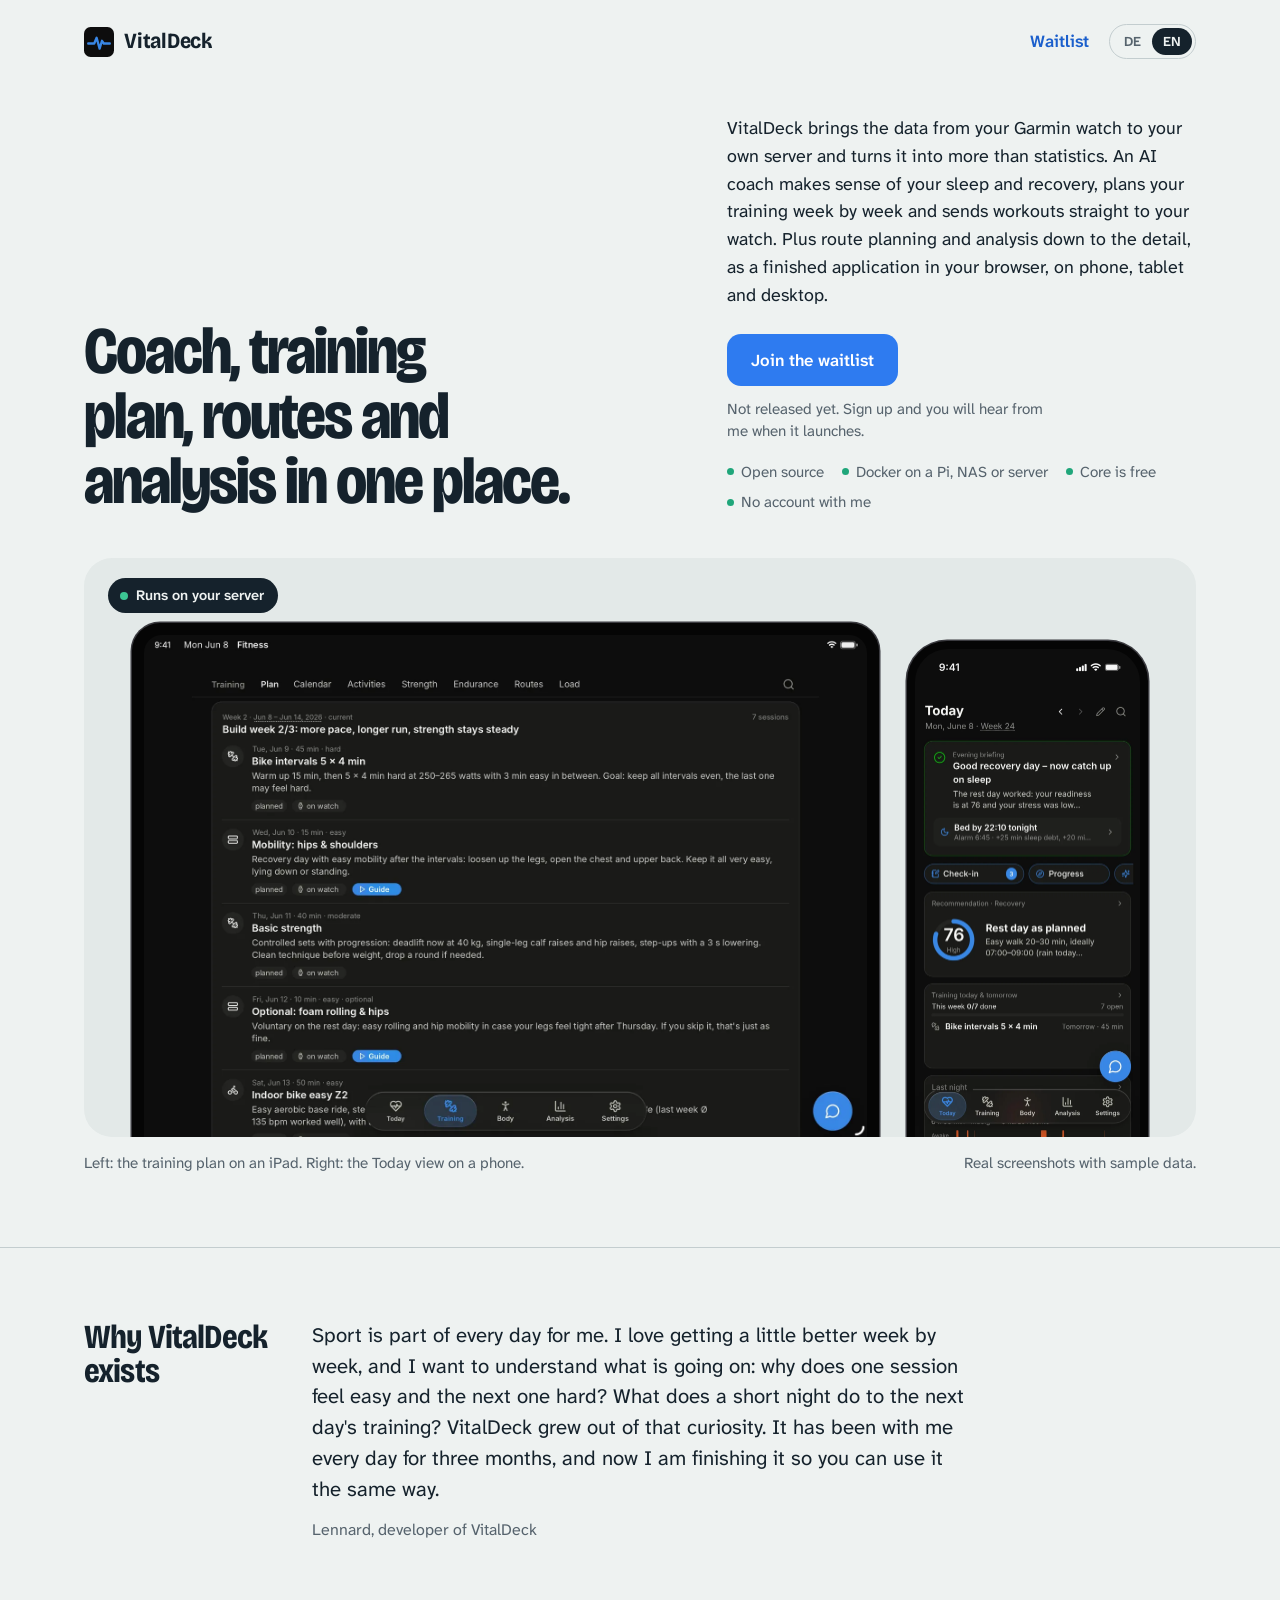
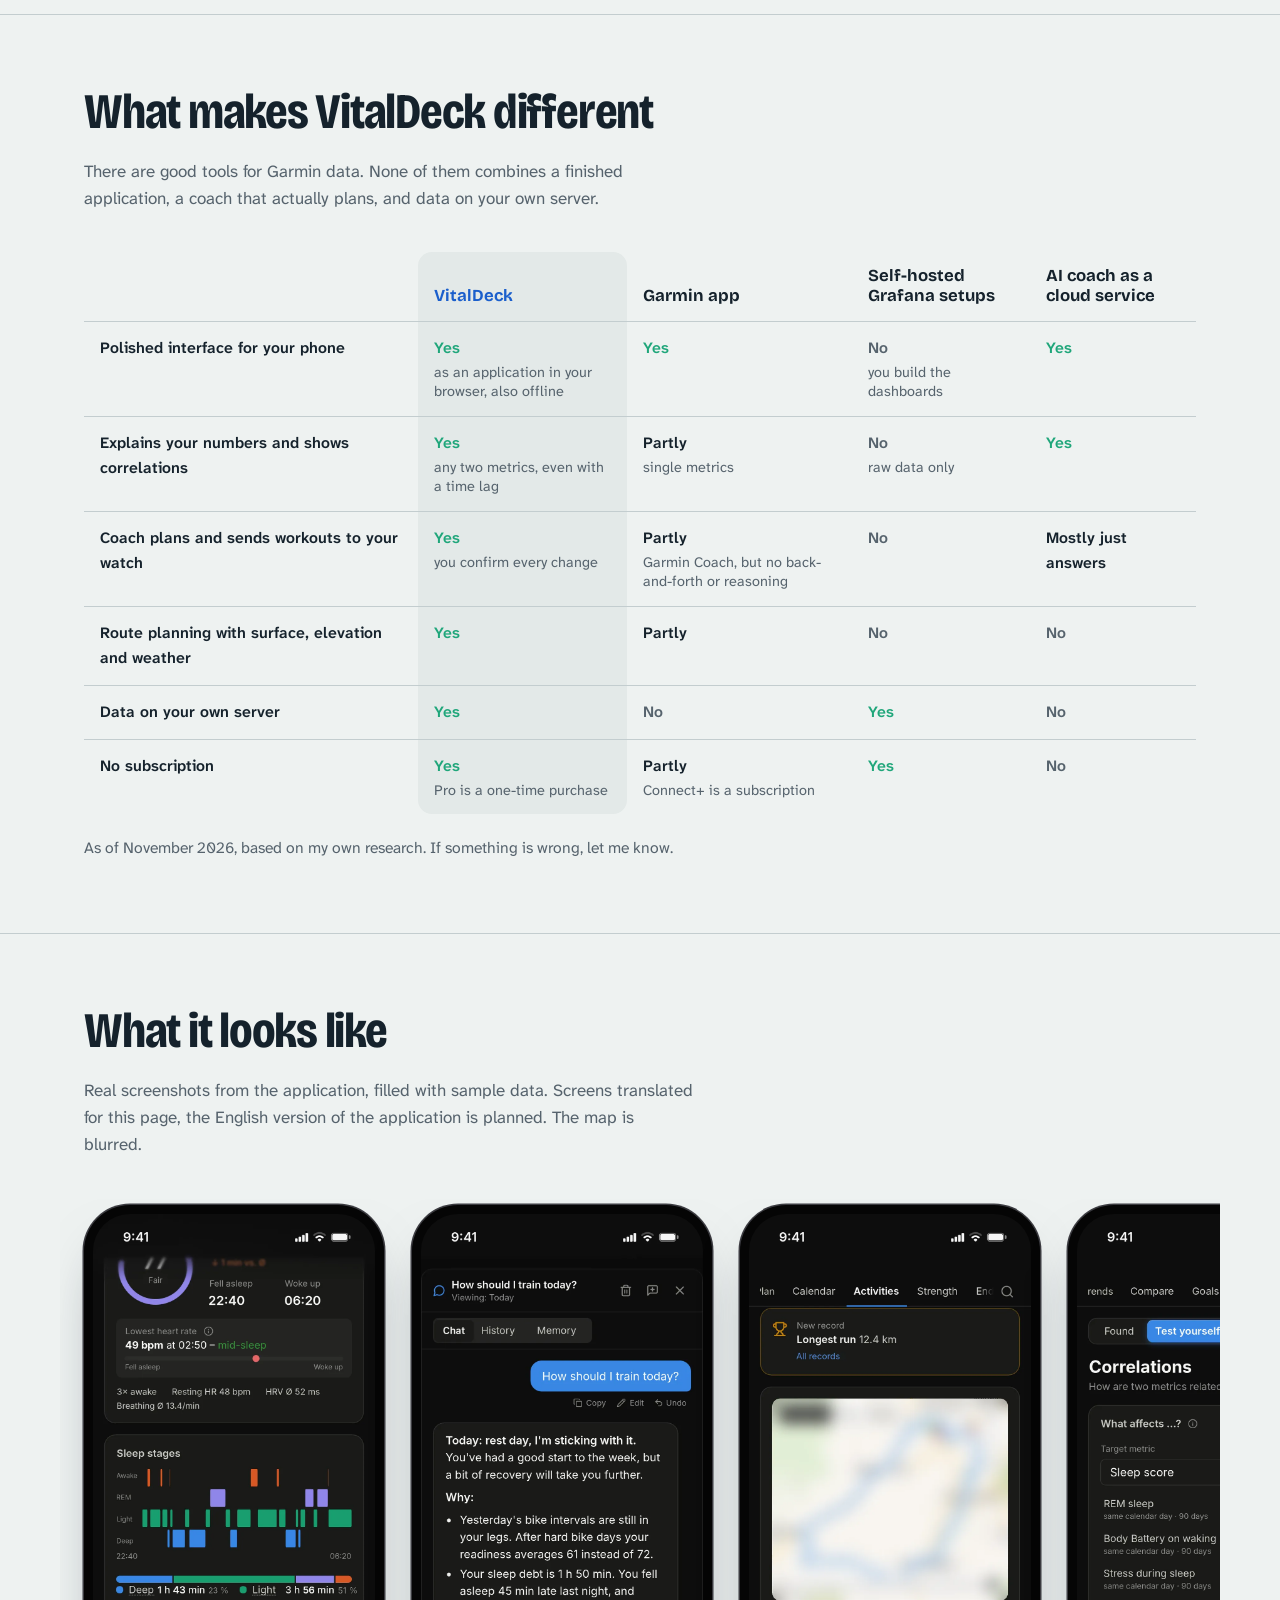
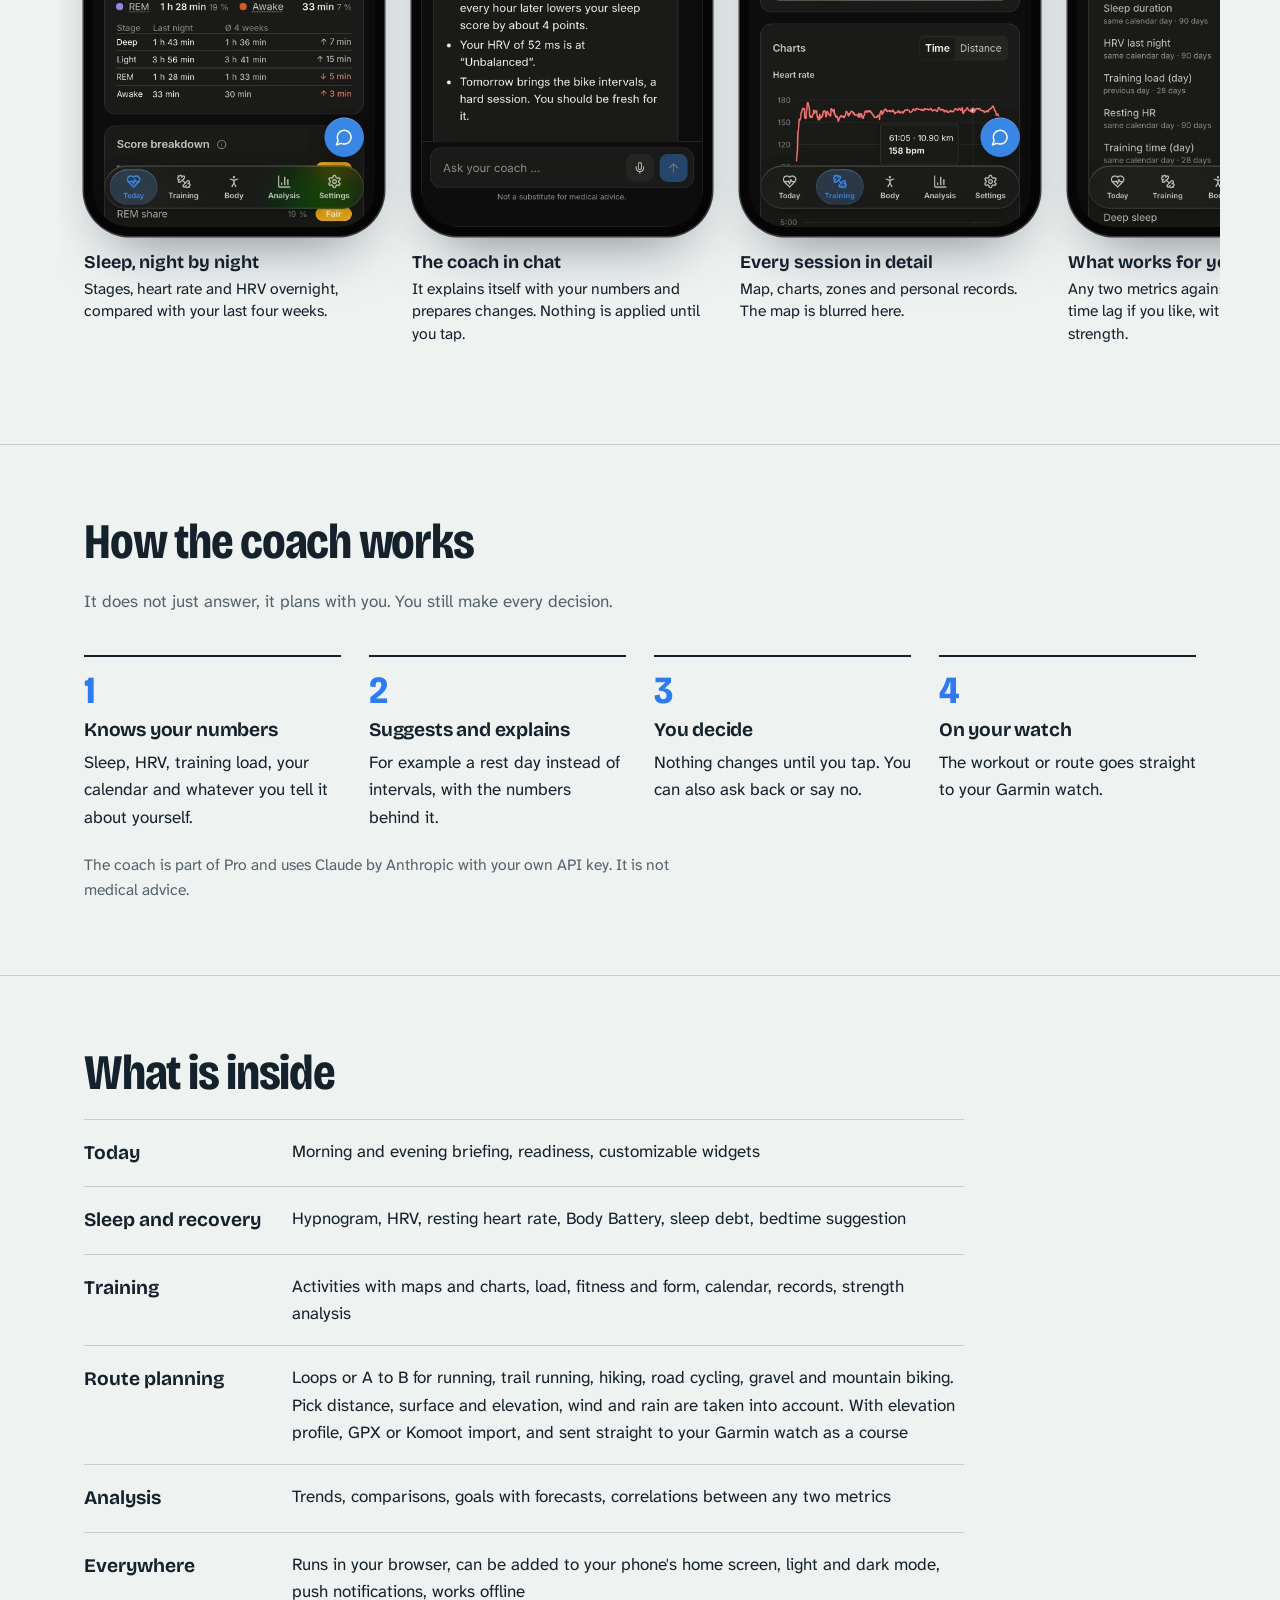
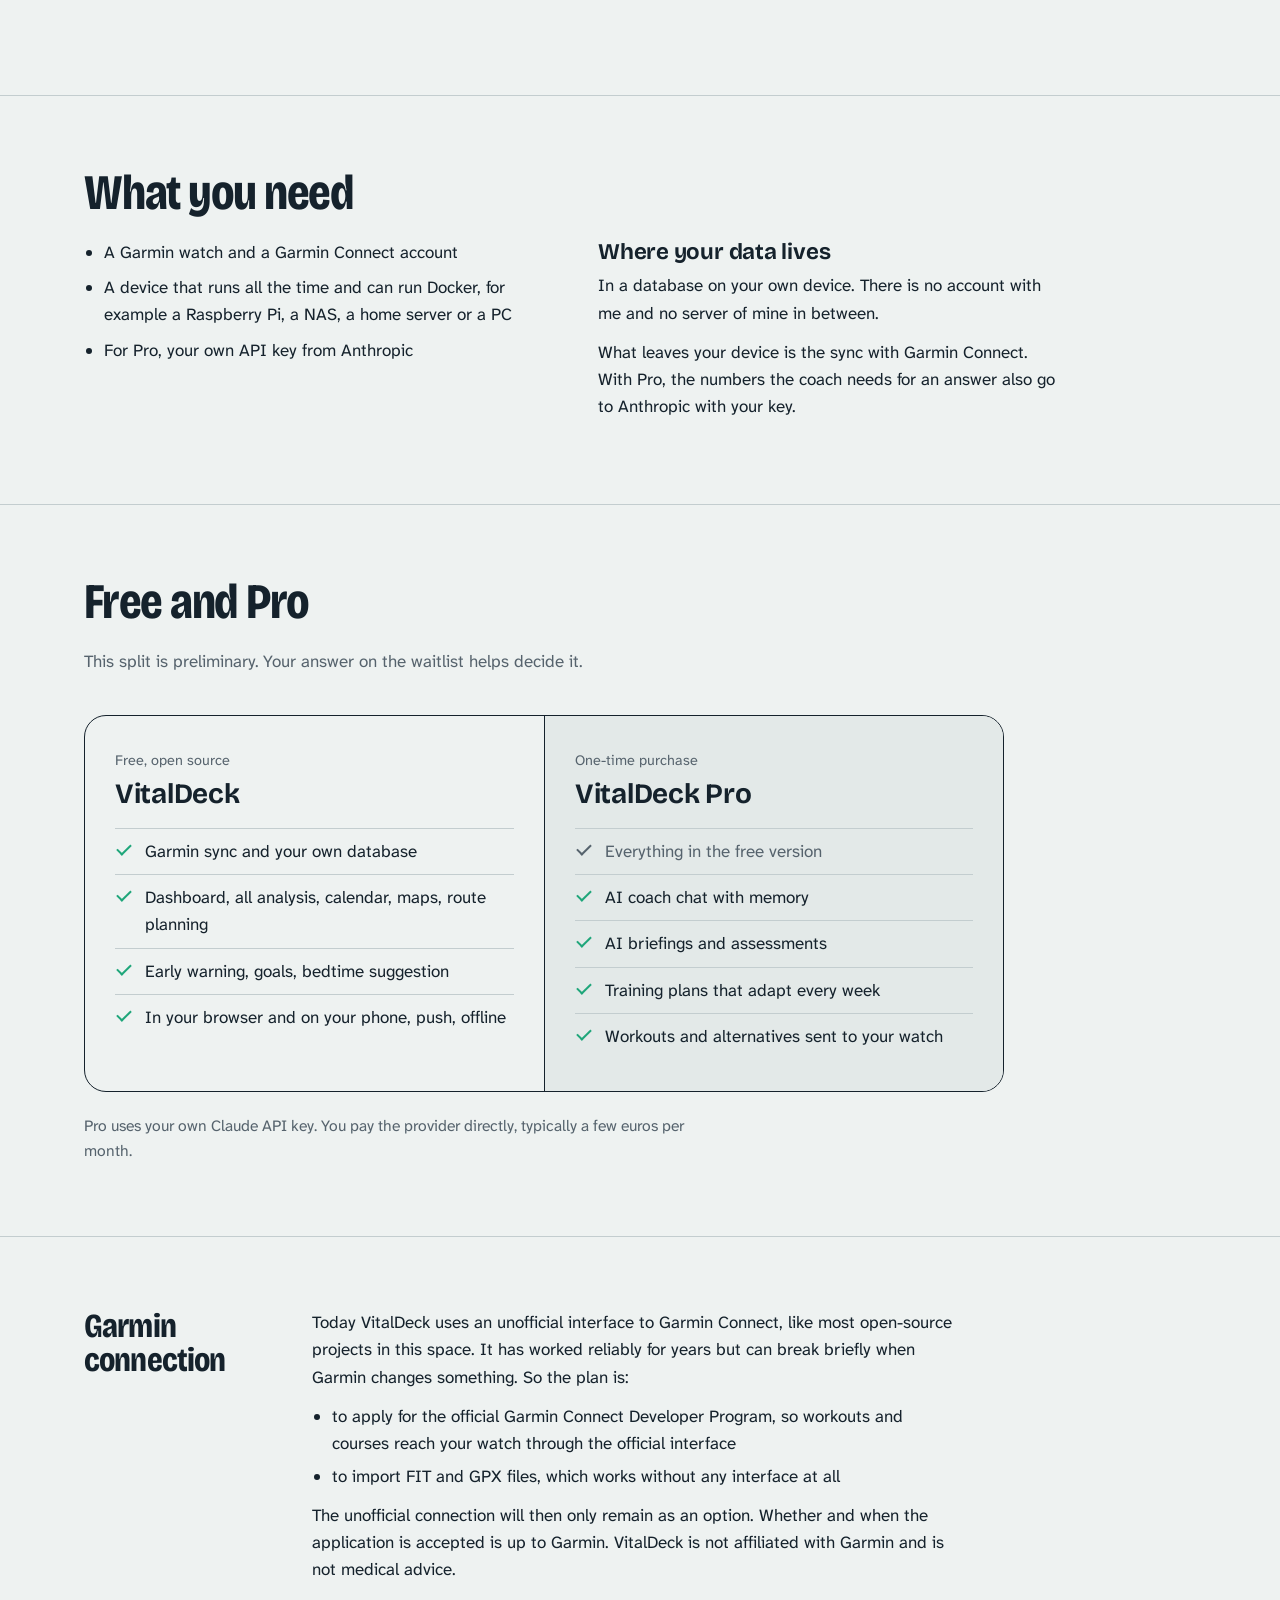
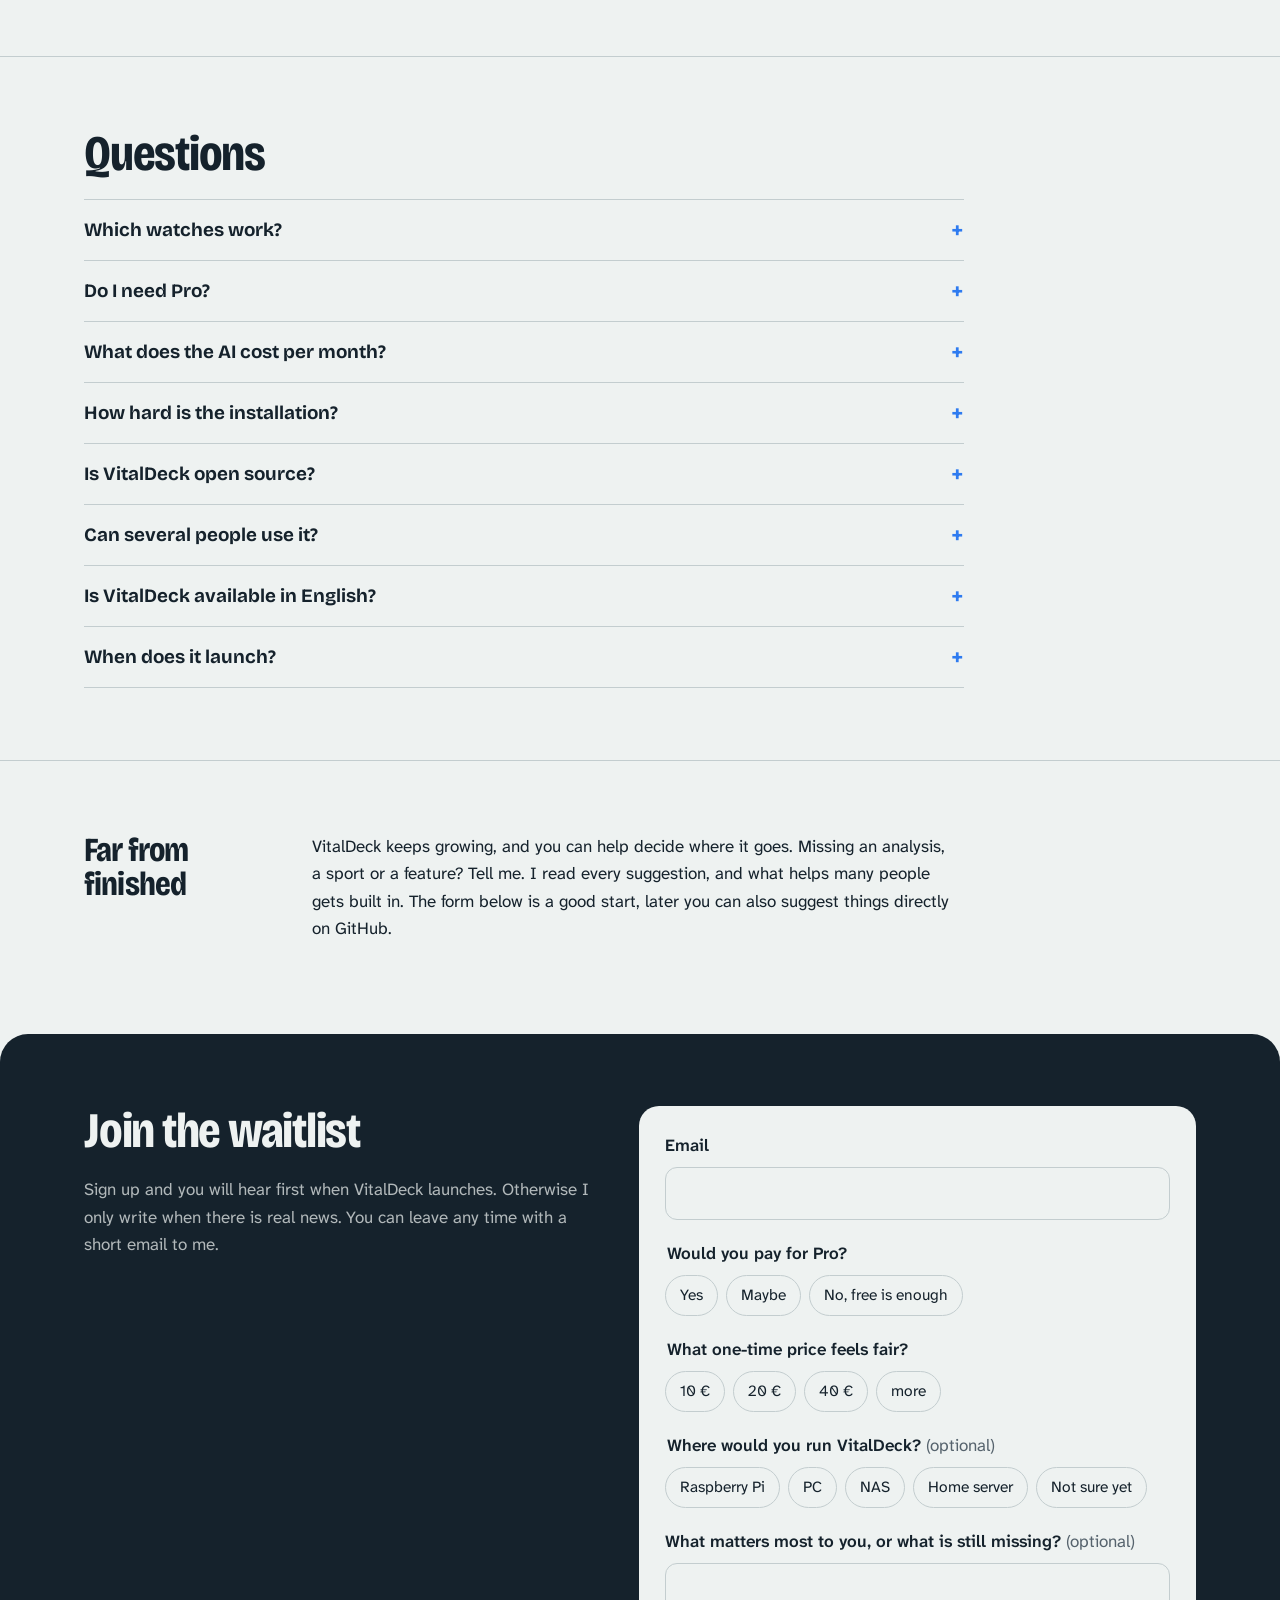
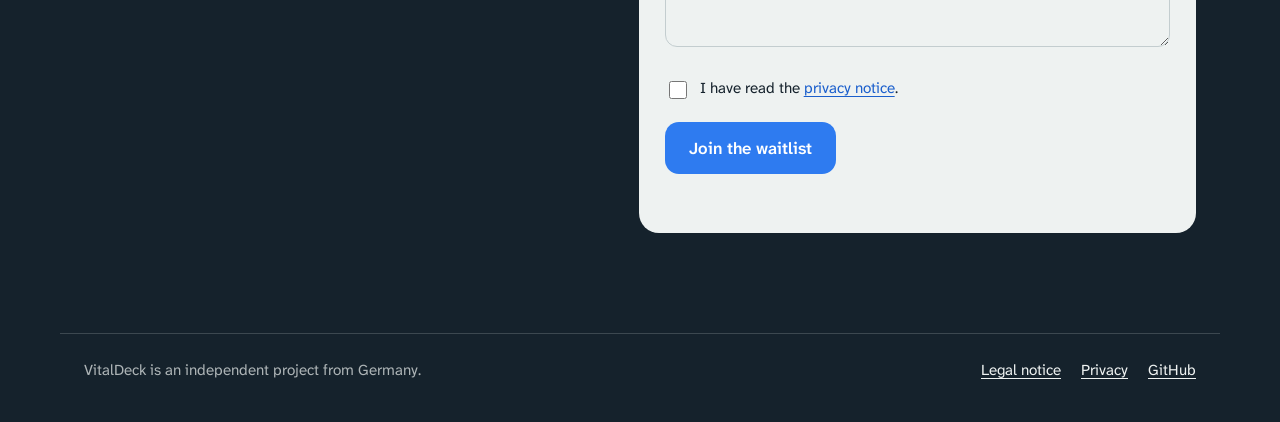
<file: index.html>
<!doctype html>
<html lang="de">
<head>
<meta charset="utf-8">
<meta name="viewport" content="width=device-width, initial-scale=1">
<title>VitalDeck</title>
<meta name="description" content="VitalDeck: Coach, Trainingsplan, Strecken und Auswertungen für deine Garmin-Daten, als fertige Anwendung auf deinem eigenen Server. Open Source, Kern kostenlos.">
<!-- Fonts are self-hosted (no requests to Google, see datenschutz.html) -->
<link href="fonts.css" rel="stylesheet">
<link rel="icon" href="img/logo.svg" type="image/svg+xml">
<style>
:root{
  --paper:#EEF2F1;
  --paper-2:#E3E9E8;
  --ink:#15222C;
  --muted:#56636D;
  --line:#C3CDCF;
  --blue:#2E7BF0;
  --blue-ink:#1B5FCC;
  --green:#1FA67A;
  --violet:#9A8CF0;
  --orange:#E0602C;
  --focus:#2E7BF0;
  /* app screen tokens (the app is dark-only in these mockups) */
  --s-bg:#000;
  --s-card:#1C1C1E;
  --s-card-2:#2A2A2D;
  --s-line:#38383C;
  --s-text:#F2F2F4;
  --s-muted:#9A9AA2;
  --display:"Bricolage Grotesque", "Arial Narrow", sans-serif;
  --body:"Atkinson Hyperlegible Next", "Atkinson Hyperlegible", system-ui, sans-serif;
  --ui:-apple-system, BlinkMacSystemFont, "Inter", "Segoe UI", Roboto, sans-serif;
}
@media (prefers-color-scheme: dark){
  :root:not([data-theme="light"]){
    --paper:#131B21; --paper-2:#1A242B; --ink:#E4EBED; --muted:#9AA8B1; --line:#33424B; --blue:#5C9BFF; --blue-ink:#8DB8FF;
  }
}
:root[data-theme="dark"]{
  --paper:#131B21; --paper-2:#1A242B; --ink:#E4EBED; --muted:#9AA8B1; --line:#33424B; --blue:#5C9BFF; --blue-ink:#8DB8FF;
}

*,*::before,*::after{box-sizing:border-box}
html{-webkit-text-size-adjust:100%}
body{margin:0;background:var(--paper);color:var(--ink);font-family:var(--body);font-size:1.0625rem;line-height:1.6;overflow-x:hidden}
img,svg{display:block;max-width:100%}
a{color:var(--blue-ink);text-underline-offset:.18em}
:focus-visible{outline:3px solid var(--focus);outline-offset:3px;border-radius:4px}
.wrap{max-width:1160px;margin:0 auto;padding:0 24px}
@media (max-width:600px){.wrap{padding:0 16px}}
.skip{position:absolute;left:-999px;top:8px}
.skip:focus{left:16px;background:var(--ink);color:var(--paper);padding:8px 12px;z-index:10}

/* ---------- header ---------- */
.top{display:flex;align-items:center;justify-content:space-between;gap:16px;padding:20px 0}
.brand{display:flex;align-items:center;gap:10px;font-family:var(--display);font-weight:700;font-size:1.35rem;letter-spacing:-.01em;color:var(--ink);text-decoration:none;font-variation-settings:"wdth" 90}
.brand svg{width:30px;height:30px}
.top nav{display:flex;align-items:center;gap:6px}
.lang{display:inline-flex;border:1.5px solid var(--line);border-radius:999px;padding:3px}
.lang button{font:600 .85rem var(--body);border:0;background:transparent;color:var(--muted);padding:5px 11px;border-radius:999px;cursor:pointer}
.lang button[aria-pressed="true"]{background:var(--ink);color:var(--paper)}
.top .join-link{font-weight:600;padding:8px 14px;text-decoration:none}
@media (max-width:520px){.top .join-link{display:none}}

/* ---------- hero: headline, then the whole app on one stage ---------- */
.hero{padding:32px 0 72px}
.hero-text{display:grid;grid-template-columns:minmax(0,1.25fr) minmax(0,1fr);gap:24px 56px;align-items:end;margin-bottom:44px}
.hero h1{font-family:var(--display);font-weight:740;font-size:clamp(2.4rem,5.2vw,4.4rem);line-height:.98;letter-spacing:-.03em;margin:0;font-variation-settings:"wdth" 86,"opsz" 96;text-wrap:balance}
.hero .lede{font-size:1.12rem;line-height:1.55;margin:0 0 24px;color:var(--ink)}
.cta-row{display:flex;flex-wrap:wrap;align-items:center;gap:12px 18px}
.btn{display:inline-flex;align-items:center;justify-content:center;font:600 1.05rem var(--body);background:var(--blue);color:#fff;border:0;border-radius:14px;padding:15px 24px;text-decoration:none;cursor:pointer}
.btn:hover{background:var(--blue-ink)}
:root[data-theme="dark"] .btn:hover{color:#0d1a2e}
.cta-row small{color:var(--muted);font-size:.95rem;max-width:22em;line-height:1.45}
.stage{position:relative;background:var(--paper-2);border-radius:28px;padding:64px 48px 0;overflow:hidden}
.stage-row{display:grid;grid-template-columns:minmax(0,3.1fr) minmax(0,1fr);gap:28px;align-items:end;max-width:1040px;margin:0 auto;transform:translateY(1px)}
.stage .device.tablet{border-radius:28px 28px 0 0;padding:12px 12px 0}
.stage .device.tablet img{border-radius:18px 18px 0 0}
.stage .device.phone{border-radius:40px 40px 0 0;padding:8px 8px 0}
.stage .device.phone img{border-radius:33px 33px 0 0}
.stage .device{box-shadow:0 0 0 1.5px #3b3b40}
.local{position:absolute;left:24px;top:20px;display:inline-flex;align-items:center;gap:8px;background:var(--ink);color:var(--paper);border-radius:999px;padding:6px 14px 6px 12px;font-size:.9rem;font-weight:600}
.local i{width:8px;height:8px;border-radius:50%;background:#3CC593}
.stage-caption{display:flex;justify-content:space-between;gap:16px;flex-wrap:wrap;margin-top:14px;color:var(--muted);font-size:.95rem}
@media (max-width:900px){.hero-text{grid-template-columns:1fr;margin-bottom:32px}}
@media (max-width:600px){.stage{padding:52px 14px 0;border-radius:20px}.stage-row{gap:10px}.local{left:14px;top:14px;font-size:.82rem}
  .stage .device.tablet{border-radius:14px 14px 0 0;padding:5px 5px 0}.stage .device.tablet img{border-radius:9px 9px 0 0}
  .stage .device.phone{border-radius:18px 18px 0 0;padding:4px 4px 0}.stage .device.phone img{border-radius:14px 14px 0 0}}

/* ---------- sections ---------- */
section{padding:72px 0;border-top:1.5px solid var(--line)}
h2{font-family:var(--display);font-weight:720;font-size:clamp(2rem,4.4vw,3.1rem);line-height:1.02;letter-spacing:-.025em;margin:0 0 20px;font-variation-settings:"wdth" 82;text-wrap:balance}
h3{font-family:var(--display);font-weight:680;font-size:1.4rem;line-height:1.15;letter-spacing:-.01em;margin:0 0 8px}
.intro{max-width:36em;color:var(--muted);margin:0 0 40px}

.reasons{display:grid;grid-template-columns:repeat(3,minmax(0,1fr));gap:40px}
.reasons p{margin:0;max-width:30em}
.reasons svg{width:40px;height:40px;margin-bottom:16px;color:var(--blue)}
@media (max-width:820px){.reasons{grid-template-columns:1fr;gap:32px}}

/* gallery */
.gallery{display:flex;gap:28px;overflow-x:auto;scroll-snap-type:x mandatory;scroll-padding-inline:24px;padding:6px 24px 26px;margin:0 -24px;scrollbar-width:thin}
.gallery figure{margin:0;flex:0 0 auto;scroll-snap-align:start;width:300px}
.gallery figure.wide{width:min(780px,86vw)}
.gallery figcaption{margin-top:14px;font-size:.98rem;line-height:1.45;max-width:24em}
.gallery figcaption b{display:block;font-family:var(--display);font-weight:680;font-size:1.12rem;margin-bottom:2px}
@media (max-width:600px){.gallery{padding:6px 16px 22px;margin:0 -16px;scroll-padding-inline:16px}}

/* features list */
.features{display:grid;grid-template-columns:minmax(0,13rem) minmax(0,1fr);margin:0;max-width:880px}
.features dt,.features dd{padding:18px 0;border-top:1.5px solid var(--line);margin:0}
.features dt{font-family:var(--display);font-weight:680;font-size:1.2rem;padding-right:20px}
.features dd{color:var(--ink)}
@media (max-width:600px){.features{grid-template-columns:1fr}.features dd{border-top:0;padding-top:0}.features dt{padding-bottom:4px}}

/* pricing */
.plans{display:grid;grid-template-columns:repeat(2,minmax(0,1fr));gap:0;border:1.5px solid var(--ink);border-radius:22px;overflow:hidden;max-width:920px}
.plan{padding:30px 30px 32px}
.plan + .plan{border-left:1.5px solid var(--ink);background:var(--paper-2)}
.plan .tag{display:inline-block;font-size:.9rem;color:var(--muted);margin-bottom:6px}
.plan h3{font-size:1.75rem;margin-bottom:18px}
.plan ul{list-style:none;margin:0;padding:0}
.plan li{position:relative;padding:9px 0 9px 30px;border-top:1px solid var(--line)}
.plan li::before{content:"";position:absolute;left:2px;top:15px;width:14px;height:8px;border-left:2.5px solid var(--green);border-bottom:2.5px solid var(--green);transform:rotate(-45deg)}
.plan li.inherit{color:var(--muted)}
.plan li.inherit::before{border-color:var(--muted)}
.note{max-width:40em;color:var(--muted);margin:22px 0 0;font-size:.98rem}
@media (max-width:720px){.plans{grid-template-columns:1fr}.plan + .plan{border-left:0;border-top:1.5px solid var(--ink)}}

/* hero facts */
.facts{list-style:none;display:flex;flex-wrap:wrap;gap:6px 18px;margin:18px 0 0;padding:0;font-size:.95rem;color:var(--muted)}
.facts li{display:flex;align-items:center;gap:7px}
.facts li::before{content:"";width:7px;height:7px;border-radius:50%;background:var(--green)}

/* personal note */
.personal{display:grid;grid-template-columns:minmax(0,13rem) minmax(0,1fr);gap:20px;max-width:880px}
.personal p{margin:0;max-width:32em;font-size:1.28rem;line-height:1.5}
.personal .sig{margin-top:14px;font-size:1rem;color:var(--muted)}
@media (max-width:600px){.personal{grid-template-columns:1fr}.personal p{font-size:1.15rem}}

/* comparison */
.compare-scroll{overflow-x:auto;margin:0 -24px;padding:0 24px}
.compare{border-collapse:collapse;width:100%;min-width:680px;font-size:.98rem}
.compare th,.compare td{text-align:left;vertical-align:top;padding:14px 16px;border-top:1.5px solid var(--line)}
.compare thead td{border-top:0}
.compare thead th{border-top:0;font-family:var(--display);font-weight:680;font-size:1.05rem;line-height:1.2;vertical-align:bottom}
.compare tbody th{font-weight:600;width:30%}
.compare .vd{background:var(--paper-2)}
.compare thead .vd{border-radius:14px 14px 0 0;color:var(--blue-ink)}
.compare tbody tr:last-child .vd{border-radius:0 0 14px 14px}
.compare td span{display:block;color:var(--muted);font-size:.9rem;line-height:1.35;margin-top:2px}
.compare b{font-weight:600}
.compare .y b{color:var(--green)}
.compare .n b{color:var(--muted)}
.compare .p b{color:var(--ink)}
@media (max-width:600px){.compare-scroll{margin:0 -16px;padding:0 16px}}

/* coach steps (a real sequence) */
.steps{list-style:none;counter-reset:s;display:grid;grid-template-columns:repeat(4,minmax(0,1fr));gap:28px;margin:0;padding:0}
.steps li{counter-increment:s;border-top:2.5px solid var(--ink);padding-top:14px}
.steps li::before{content:counter(s);display:block;font-family:var(--display);font-weight:740;font-size:2.4rem;line-height:1;color:var(--blue);margin-bottom:10px;font-variation-settings:"wdth" 86}
.steps h3{font-size:1.2rem}
.steps p{margin:0;color:var(--ink)}
@media (max-width:900px){.steps{grid-template-columns:repeat(2,minmax(0,1fr))}}
@media (max-width:520px){.steps{grid-template-columns:1fr}}

/* needs + data */
.needs{display:grid;grid-template-columns:repeat(2,minmax(0,1fr));gap:48px;max-width:980px}
.needs ul{margin:0;padding-left:1.2em}
.needs li+li{margin-top:.5em}
.needs p{margin:0 0 .7em}
@media (max-width:760px){.needs{grid-template-columns:1fr;gap:32px}}

/* faq */
.faq{max-width:880px;border-bottom:1.5px solid var(--line)}
.faq details{border-top:1.5px solid var(--line)}
.faq summary{list-style:none;cursor:pointer;display:flex;justify-content:space-between;gap:16px;padding:18px 0;font-family:var(--display);font-weight:680;font-size:1.18rem;line-height:1.25}
.faq summary::-webkit-details-marker{display:none}
.faq summary::after{content:"+";font-size:1.5rem;line-height:1;color:var(--blue);transition:transform .2s}
.faq details[open] summary::after{transform:rotate(45deg)}
.faq details p{margin:0 0 20px;max-width:40em}
@media (prefers-reduced-motion:reduce){.faq summary::after{transition:none}}

/* honest */
.honest{display:grid;grid-template-columns:minmax(0,13rem) minmax(0,1fr);gap:20px;max-width:880px}
.honest p{margin:0;max-width:38em}
.honest-body p+ul,.honest-body ul+p{margin-top:.7em}
.honest-body ul{margin:0;padding-left:1.2em;max-width:36em}
.honest-body li+li{margin-top:.35em}
@media (max-width:600px){.honest{grid-template-columns:1fr}}

/* waitlist */
.wait{background:var(--ink);color:var(--paper);border-top:0;border-radius:28px 28px 0 0;margin-top:20px}
.wait h2{color:var(--paper)}
.wait .intro{color:color-mix(in srgb,var(--paper) 72%,transparent)}
.wait-grid{display:grid;grid-template-columns:minmax(0,1fr) minmax(0,1.1fr);gap:48px;align-items:start}
@media (max-width:820px){.wait-grid{grid-template-columns:1fr;gap:12px}}
form.list{background:var(--paper);color:var(--ink);border-radius:20px;padding:26px}
form.list fieldset{border:0;margin:0 0 20px;padding:0}
form.list legend,form.list label.l{display:block;font-weight:600;margin-bottom:8px}
form.list .opt{font-weight:400;color:var(--muted)}
form.list input[type=email],form.list textarea{width:100%;font:inherit;color:inherit;background:var(--paper);border:1.5px solid var(--line);border-radius:12px;padding:12px 14px}
form.list textarea{min-height:84px;resize:vertical}
.choices{display:flex;flex-wrap:wrap;gap:8px}
.choices label{position:relative}
.choices input{position:absolute;opacity:0;inset:0}
.choices span{display:inline-block;border:1.5px solid var(--line);border-radius:999px;padding:7px 14px;cursor:pointer;font-size:.97rem}
.choices input:checked + span{background:var(--blue);border-color:var(--blue);color:#fff}
.choices input:focus-visible + span{outline:3px solid var(--focus);outline-offset:2px}
.consent{display:flex;gap:10px;align-items:flex-start;font-size:.95rem;margin:4px 0 20px}
.consent input{margin-top:5px;width:18px;height:18px;accent-color:var(--blue)}
.form-msg{margin:12px 0 0;font-size:.95rem;min-height:1.4em}
.form-msg.ok{color:var(--green)}
.form-msg.err{color:var(--orange)}

footer{background:var(--ink);color:color-mix(in srgb,var(--paper) 70%,transparent);padding:28px 0 40px;font-size:.95rem}
footer .wrap{display:flex;flex-wrap:wrap;gap:12px 28px;justify-content:space-between;border-top:1px solid color-mix(in srgb,var(--paper) 18%,transparent);padding-top:24px}
footer a{color:var(--paper)}
footer nav{display:flex;gap:20px;flex-wrap:wrap}

/* ---------- device frames around real screenshots ---------- */
.device{position:relative;background:#050505;border-radius:46px;padding:9px;box-shadow:0 0 0 1.5px #3b3b40,0 30px 60px -28px rgba(10,25,40,.55)}
.device img{width:100%;height:auto;border-radius:37px;background:#000}
.device.tablet{border-radius:28px;padding:10px}
.device.tablet img{border-radius:19px}
[hidden]{display:none!important}
</style>
</head>
<body>
<a class="skip" href="#main" data-t="skip">Zum Inhalt springen</a>

<div class="wrap">
  <header class="top">
    <a class="brand" href="#" aria-label="VitalDeck">
      <svg viewBox="0 0 64 64" aria-hidden="true"><rect width="64" height="64" rx="14" fill="#0d0d0d"/><polyline points="9.0,35.2 21.8,35.2 26.9,23.0 33.3,46.1 38.4,29.4 42.2,35.2 55.0,35.2" fill="none" stroke="#3987e5" stroke-width="5" stroke-linecap="round" stroke-linejoin="round"/></svg>
      VitalDeck
    </a>
    <nav aria-label="Sprache und Warteliste">
      <a class="join-link" href="#warteliste" data-t="nav_join">Warteliste</a>
      <div class="lang" role="group" aria-label="Sprache / Language">
        <button type="button" data-lang="de" aria-pressed="true">DE</button>
        <button type="button" data-lang="en" aria-pressed="false">EN</button>
      </div>
    </nav>
  </header>
</div>

<main id="main">
<div class="wrap">
  <div class="hero">
    <div class="hero-text">
      <h1 data-t="h1">Coach, Trainingsplan, Strecken und Auswertungen an einem Ort.</h1>
      <div>
        <p class="lede" data-t="lede">VitalDeck holt die Daten deiner Garmin-Uhr auf deinen eigenen Server und macht mehr daraus als Statistiken. Ein KI-Coach ordnet Schlaf und Erholung ein, plant dein Training Woche für Woche und schickt Einheiten direkt auf die Uhr. Dazu Streckenplanung und Auswertungen bis ins Detail, als fertige Anwendung im Browser, auf Handy, Tablet und Rechner.</p>
        <div class="cta-row">
          <a class="btn" href="#warteliste" data-t="cta">Auf die Warteliste</a>
          <small data-t="cta_note">Noch nicht veröffentlicht. Trag dich ein, dann bekommst du Bescheid, sobald es losgeht.</small>
        </div>
        <ul class="facts">
          <li data-t="fact1">Open Source</li>
          <li data-t="fact2">Docker auf Pi, NAS oder Server</li>
          <li data-t="fact3">Kern kostenlos</li>
          <li data-t="fact4">Kein Konto bei mir</li>
        </ul>
      </div>
    </div>
    <div class="stage">
      <span class="local"><i></i><span data-t="local">Läuft auf deinem Server</span></span>
      <div class="stage-row">
        <div class="device tablet"><img src="img/plan.webp" width="1600" height="1112" alt="Trainingsplan-Woche am iPad mit geplanten Einheiten" data-t-alt="alt_plan" fetchpriority="high"></div>
        <div class="device phone"><img src="img/heute.webp" width="900" height="1957" alt="Ansicht Heute: Abend-Briefing, Zubettgeh-Empfehlung, Bereitschaft und das Training von morgen" data-t-alt="alt_today" fetchpriority="high"></div>
      </div>
    </div>
    <div class="stage-caption"><span data-t="cap_l">Links der Trainingsplan am iPad, rechts die Heute-Ansicht am Handy.</span><span data-t="cap_r">Echte Screenshots mit Beispieldaten.</span></div>
  </div>
</div>

<section aria-labelledby="story">
  <div class="wrap"><div class="personal">
    <h2 id="story" style="font-size:clamp(1.6rem,3vw,2.1rem)" data-t="story_h">Warum es VitalDeck gibt</h2>
    <div>
      <p data-t="story">Sport gehört für mich zu jedem Tag. Mich reizt, Woche für Woche ein Stück besser zu werden, und ich will verstehen, was dabei passiert: Warum fühlt sich eine Einheit leicht an und die nächste schwer? Was macht eine kurze Nacht mit dem Training am nächsten Tag? Aus dieser Neugier ist VitalDeck entstanden. Seit drei Monaten begleitet es mich jeden Tag, und jetzt mache ich es so fertig, dass du es genauso nutzen kannst.</p>
      <p class="sig" data-t="sig">Lennard, Entwickler von VitalDeck</p>
    </div>
  </div></div>
</section>

<section aria-labelledby="diff">
  <div class="wrap">
    <h2 id="diff" data-t="diff_h">Was VitalDeck anders macht</h2>
    <p class="intro" data-t="diff_intro">Es gibt gute Werkzeuge für Garmin-Daten. Keins davon verbindet eine fertige Anwendung, einen Coach, der wirklich plant, und Daten auf deinem eigenen Server.</p>
    <div class="compare-scroll" tabindex="0" role="region" aria-label="Vergleich" data-t-aria="diff_aria">
      <table class="compare">
        <thead><tr>
          <td></td>
          <th scope="col" class="vd">VitalDeck</th>
          <th scope="col" data-t="col1">Garmin-App</th>
          <th scope="col" data-t="col2">Grafana-Setups zum Selbsthosten</th>
          <th scope="col" data-t="col3">KI-Coach als Cloud-Dienst</th>
        </tr></thead>
        <tbody>
          <tr><th scope="row" data-t="row1">Fertig gestaltete Oberfläche fürs Handy</th>
            <td class="y vd" data-t-html="c14"><b>Ja</b><span>als Anwendung im Browser, auch offline</span></td>
            <td class="y" data-t-html="c11"><b>Ja</b></td>
            <td class="n" data-t-html="c12"><b>Nein</b><span>Dashboards baust du selbst</span></td>
            <td class="y" data-t-html="c13"><b>Ja</b></td></tr>
          <tr><th scope="row" data-t="row2">Ordnet Werte ein und zeigt Zusammenhänge</th>
            <td class="y vd" data-t-html="c24"><b>Ja</b><span>zwei beliebige Werte, auch zeitversetzt</span></td>
            <td class="p" data-t-html="c21"><b>Teilweise</b><span>einzelne Werte</span></td>
            <td class="n" data-t-html="c22"><b>Nein</b><span>nur Rohdaten</span></td>
            <td class="y" data-t-html="c23"><b>Ja</b></td></tr>
          <tr><th scope="row" data-t="row3">Coach plant und schickt Einheiten auf die Uhr</th>
            <td class="y vd" data-t-html="c34"><b>Ja</b><span>du bestätigst jede Änderung</span></td>
            <td class="p" data-t-html="c31"><b>Teilweise</b><span>Garmin Coach, aber ohne Rückfragen und Begründung</span></td>
            <td class="n" data-t-html="c32"><b>Nein</b></td>
            <td class="p" data-t-html="c33"><b>Meist nur Antworten</b></td></tr>
          <tr><th scope="row" data-t="row4">Strecken planen mit Untergrund, Höhe und Wetter</th>
            <td class="y vd" data-t-html="c44"><b>Ja</b></td>
            <td class="p" data-t-html="c41"><b>Teilweise</b></td>
            <td class="n" data-t-html="c42"><b>Nein</b></td>
            <td class="n" data-t-html="c43"><b>Nein</b></td></tr>
          <tr><th scope="row" data-t="row5">Daten auf deinem eigenen Server</th>
            <td class="y vd" data-t-html="c54"><b>Ja</b></td>
            <td class="n" data-t-html="c51"><b>Nein</b></td>
            <td class="y" data-t-html="c52"><b>Ja</b></td>
            <td class="n" data-t-html="c53"><b>Nein</b></td></tr>
          <tr><th scope="row" data-t="row6">Ohne Abo</th>
            <td class="y vd" data-t-html="c64"><b>Ja</b><span>Pro als Einmalkauf</span></td>
            <td class="p" data-t-html="c61"><b>Teilweise</b><span>Connect+ ist ein Abo</span></td>
            <td class="y" data-t-html="c62"><b>Ja</b></td>
            <td class="n" data-t-html="c63"><b>Nein</b></td></tr>
        </tbody>
      </table>
    </div>
    <p class="note" data-t="diff_note">Stand November 2026, nach meiner eigenen Recherche. Wenn etwas nicht stimmt, schreib es mir.</p>
  </div>
</section>

<section aria-labelledby="look">
  <div class="wrap">
    <h2 id="look" data-t="look_h">So sieht es aus</h2>
    <p class="intro" data-t="look_intro">Echte Screenshots aus der Anwendung, gefüllt mit Beispieldaten. Die Karte ist unkenntlich gemacht.</p>
    <div class="gallery" tabindex="0" aria-label="Ansichten der Anwendung" data-t-aria="gallery_aria">
      <figure>
        <div class="device"><img src="img/schlaf.webp" width="900" height="1957" loading="lazy" alt="Schlafansicht mit Puls-Tiefpunkt, Schlafphasen und Vergleich zu den letzten vier Wochen" data-t-alt="alt_sleep"></div>
        <figcaption><b data-t="c_sleep_h">Schlaf, Nacht für Nacht</b><span data-t="c_sleep">Phasen, Puls und HRV in der Nacht, im Vergleich zu deinen letzten vier Wochen.</span></figcaption>
      </figure>
      <figure>
        <div class="device"><img src="img/coach.webp" width="900" height="1957" loading="lazy" alt="Coach-Chat: Frage nach dem heutigen Training und begründete Antwort" data-t-alt="alt_coach"></div>
        <figcaption><b data-t="c_coach_h">Der Coach im Chat</b><span data-t="c_coach">Er begründet mit deinen Werten und bereitet Änderungen vor. Übernommen wird erst nach deinem Tipp.</span></figcaption>
      </figure>
      <figure>
        <div class="device"><img src="img/aktivitaet.webp" width="900" height="1957" loading="lazy" alt="Aktivität mit neuer Bestleistung, Karte und Herzfrequenzverlauf" data-t-alt="alt_act"></div>
        <figcaption><b data-t="c_act_h">Jede Einheit im Detail</b><span data-t="c_act">Karte, Verläufe, Zonen und Bestleistungen. Die Karte ist hier unkenntlich gemacht.</span></figcaption>
      </figure>
      <figure>
        <div class="device"><img src="img/zusammenhaenge.webp" width="900" height="1957" loading="lazy" alt="Zusammenhänge: welche Werte den Schlaf-Score beeinflussen" data-t-alt="alt_corr"></div>
        <figcaption><b data-t="c_corr_h">Was wirkt bei dir?</b><span data-t="c_corr">Zwei beliebige Werte gegeneinander, auch zeitversetzt, mit Korrelation und Stärke.</span></figcaption>
      </figure>
    </div>
  </div>
</section>

<section aria-labelledby="coach">
  <div class="wrap">
    <h2 id="coach" data-t="coach_h">So arbeitet der Coach</h2>
    <p class="intro" data-t="coach_intro">Er antwortet nicht nur, er plant mit. Entschieden wird trotzdem immer von dir.</p>
    <ol class="steps">
      <li><h3 data-t="s1_h">Kennt deine Werte</h3><p data-t="s1">Schlaf, HRV, Belastung, deinen Kalender und das, was du ihm über dich erzählst.</p></li>
      <li><h3 data-t="s2_h">Schlägt vor und begründet</h3><p data-t="s2">Zum Beispiel einen Ruhetag statt Intervallen, mit den Zahlen, die dafür sprechen.</p></li>
      <li><h3 data-t="s3_h">Du entscheidest</h3><p data-t="s3">Geändert wird nichts, bevor du tippst. Du kannst auch nachfragen oder ablehnen.</p></li>
      <li><h3 data-t="s4_h">Auf die Uhr</h3><p data-t="s4">Die Einheit oder Strecke landet direkt auf deiner Garmin-Uhr.</p></li>
    </ol>
    <p class="note" data-t="coach_note">Der Coach ist Teil von Pro und nutzt Claude von Anthropic mit deinem eigenen API-Schlüssel. Er ersetzt keinen ärztlichen Rat.</p>
  </div>
</section>

<section aria-labelledby="inside">
  <div class="wrap">
    <h2 id="inside" data-t="inside_h">Was drin ist</h2>
    <dl class="features">
      <dt data-t="f1_h">Heute</dt><dd data-t="f1">Morgen- und Abend-Briefing, Bereitschaft, frei anordenbare Widgets</dd>
      <dt data-t="f2_h">Schlaf und Erholung</dt><dd data-t="f2">Hypnogramm, HRV, Ruhepuls, Body Battery, Schlafschuld, Zubettgeh-Empfehlung</dd>
      <dt data-t="f3_h">Training</dt><dd data-t="f3">Aktivitäten mit Karte und Verläufen, Belastung, Fitness und Form, Kalender, Rekorde, Kraft-Auswertung</dd>
      <dt data-t="f6_h">Strecken planen</dt><dd data-t="f6">Runden oder von A nach B für Laufen, Trailrunning, Wandern, Rennrad, Gravel und Mountainbike. Länge, Untergrund und Höhenmeter frei wählbar, Wind und Regen fließen mit ein. Dazu Höhenprofil, Import per GPX oder Komoot-Link und direkt als Strecke auf die Garmin-Uhr</dd>
      <dt data-t="f4_h">Analyse</dt><dd data-t="f4">Trends, Vergleiche, Ziele mit Prognose, Zusammenhänge zwischen beliebigen Werten</dd>
      <dt data-t="f5_h">Überall</dt><dd data-t="f5">Läuft im Browser, auf dem Handy zum Startbildschirm hinzufügbar, Hell und Dunkel, Push-Mitteilungen, funktioniert auch offline</dd>
    </dl>
  </div>
</section>

<section aria-labelledby="needs_h">
  <div class="wrap">
    <h2 id="needs_h" data-t="needs_h">Was du brauchst</h2>
    <div class="needs">
      <div>
        <ul>
          <li data-t="n1">Eine Garmin-Uhr und ein Konto bei Garmin Connect</li>
          <li data-t="n2">Ein Gerät, das dauerhaft läuft und Docker kann, zum Beispiel ein Raspberry Pi, ein NAS, ein Heimserver oder ein PC</li>
          <li data-t="n3">Für Pro einen eigenen API-Schlüssel von Anthropic</li>
        </ul>
      </div>
      <div>
        <h3 data-t="data_h">Wo deine Daten liegen</h3>
        <p data-t="data1">In einer Datenbank auf deinem eigenen Gerät. Es gibt kein Konto bei mir und keinen Server von mir dazwischen.</p>
        <p data-t="data2">Nach außen geht der Abgleich mit Garmin Connect. Mit Pro gehen außerdem die Werte, die der Coach für eine Antwort braucht, mit deinem Schlüssel an Anthropic.</p>
      </div>
    </div>
  </div>
</section>

<section aria-labelledby="plans">
  <div class="wrap">
    <h2 id="plans" data-t="plans_h">Kostenlos und Pro</h2>
    <p class="intro" data-t="plans_intro">Die Aufteilung ist vorläufig. Deine Antwort auf der Warteliste hilft, sie festzulegen.</p>
    <div class="plans">
      <div class="plan">
        <span class="tag" data-t="free_tag">Kostenlos, Open Source</span>
        <h3>VitalDeck</h3>
        <ul>
          <li data-t="p1">Garmin-Abgleich und eigene Datenbank</li>
          <li data-t="p2">Dashboard, alle Auswertungen, Kalender, Karten, Streckenplanung</li>
          <li data-t="p3">Frühwarnung, Ziele, Zubettgeh-Empfehlung</li>
          <li data-t="p4">Im Browser und auf dem Handy, Push, offline</li>
        </ul>
      </div>
      <div class="plan">
        <span class="tag" data-t="pro_tag">Einmalkauf</span>
        <h3>VitalDeck Pro</h3>
        <ul>
          <li class="inherit" data-t="p0">Alles aus der kostenlosen Version</li>
          <li data-t="p5">KI-Coach im Chat mit Gedächtnis</li>
          <li data-t="p6">Briefings und Einschätzungen per KI</li>
          <li data-t="p7">Trainingspläne, die sich jede Woche anpassen</li>
          <li data-t="p8">Einheiten und Alternativen direkt auf die Uhr</li>
        </ul>
      </div>
    </div>
    <p class="note" data-t="api_note">Pro nutzt deinen eigenen Claude-API-Schlüssel. Die Kosten dafür zahlst du direkt beim Anbieter, typischerweise wenige Euro im Monat.</p>
  </div>
</section>

<section aria-labelledby="honest">
  <div class="wrap"><div class="honest">
    <h2 id="honest" style="font-size:clamp(1.6rem,3vw,2.1rem)" data-t="honest_h">Garmin-Anbindung</h2>
    <div class="honest-body" data-t="honest"><p>VitalDeck nutzt heute eine inoffizielle Schnittstelle zu Garmin Connect, wie die meisten Open-Source-Projekte in diesem Bereich. Sie läuft seit Jahren zuverlässig, kann aber kurzzeitig ausfallen, wenn Garmin etwas ändert. Deshalb ist geplant:</p><ul><li>eine Bewerbung für das offizielle Garmin Connect Developer Program, um Workouts und Strecken über die offizielle Schnittstelle auf die Uhr zu bringen</li><li>ein Import von FIT- und GPX-Dateien, der ganz ohne Schnittstelle auskommt</li></ul><p>Die inoffizielle Anbindung bleibt danach nur noch als Option. Ob und wann die Bewerbung angenommen wird, entscheidet Garmin. VitalDeck ist nicht mit Garmin verbunden und ersetzt keinen ärztlichen Rat.</p></div>
  </div></div>
</section>

<section aria-labelledby="faq_h">
  <div class="wrap">
    <h2 id="faq_h" data-t="faq_h">Häufige Fragen</h2>
    <div class="faq">
      <details><summary data-t="q1">Welche Uhren funktionieren?</summary><p data-t="a1">Alle Garmin-Uhren, deren Daten in Garmin Connect landen. Welche Werte es gibt, etwa HRV oder Body Battery, hängt vom Modell ab. Weitere Marken sind angedacht, aber noch nicht zugesagt.</p></details>
      <details><summary data-t="q2">Brauche ich Pro?</summary><p data-t="a2">Nein. Die kostenlose Version enthält alle Auswertungen, den Kalender und die Streckenplanung. Pro bringt den KI-Coach dazu.</p></details>
      <details><summary data-t="q3">Was kostet die KI im Monat?</summary><p data-t="a3">Du zahlst direkt bei Anthropic nach Nutzung, ohne Umweg über mich. Bei täglicher Nutzung sind das typischerweise wenige Euro im Monat.</p></details>
      <details><summary data-t="q4">Wie aufwendig ist die Installation?</summary><p data-t="a4">Ziel ist ein Docker-Compose-Befehl und eine kurze Anleitung. Genau daran arbeite ich gerade.</p></details>
      <details><summary data-t="q5">Ist VitalDeck Open Source?</summary><p data-t="a5">Ja. Der Kern erscheint unter der AGPL-3.0 auf GitHub. Pro ist ein kostenpflichtiges Zusatzmodul.</p></details>
      <details><summary data-t="q6">Können mehrere Personen es nutzen?</summary><p data-t="a6">Eine Installation ist für eine Person gedacht. Jede weitere Person bekommt ihre eigene.</p></details>
      <details><summary data-t="q7">Gibt es VitalDeck auf Englisch?</summary><p data-t="a7">Die Anwendung ist heute auf Deutsch. Die englische Version kommt vor der Veröffentlichung.</p></details>
      <details><summary data-t="q8">Wann geht es los?</summary><p data-t="a8">Ein festes Datum gibt es noch nicht. Ich arbeite gerade daran, die Installation einfach zu machen. Wer auf der Warteliste steht, erfährt es zuerst.</p></details>
    </div>
  </div>
</section>

<section aria-labelledby="grow">
  <div class="wrap"><div class="honest">
    <h2 id="grow" style="font-size:clamp(1.6rem,3vw,2.1rem)" data-t="grow_h">Noch lange nicht fertig</h2>
    <p data-t="grow">VitalDeck wächst weiter, und du kannst mitbestimmen, wohin. Fehlt dir eine Auswertung, eine Sportart oder eine Funktion? Schreib es mir. Ich lese jeden Vorschlag, und was vielen hilft, baue ich ein. Das Formular unten ist ein guter Anfang, später geht es auch direkt auf GitHub.</p>
  </div></div>
</section>

<section class="wait" id="warteliste" aria-labelledby="wait_h">
  <div class="wrap wait-grid">
    <div>
      <h2 id="wait_h" data-t="wait_h">Auf die Warteliste</h2>
      <p class="intro" data-t="wait_intro">Trag dich ein, dann erfährst du zuerst, wenn VitalDeck startet. Sonst schreibe ich nur, wenn es wirklich Neuigkeiten gibt. Austragen geht jederzeit mit einer kurzen Mail an mich.</p>
    </div>
    <!-- Formspree: Form-ID in WAITLIST_ENDPOINT unten eintragen. Bis dahin sendet das Formular nichts. -->
    <form class="list" novalidate>
      <fieldset>
        <label class="l" for="email" data-t="q_email">E-Mail</label>
        <input id="email" name="email" type="email" autocomplete="email" required>
      </fieldset>
      <fieldset>
        <legend data-t="q_pay">Würdest du für Pro bezahlen?</legend>
        <div class="choices">
          <label><input type="radio" name="pay" value="yes" required><span data-t="a_yes">Ja</span></label>
          <label><input type="radio" name="pay" value="maybe"><span data-t="a_maybe">Vielleicht</span></label>
          <label><input type="radio" name="pay" value="no"><span data-t="a_no">Nein, mir reicht die kostenlose Version</span></label>
        </div>
      </fieldset>
      <fieldset>
        <legend data-t="q_price">Welcher Preis wäre für dich in Ordnung (einmalig)?</legend>
        <div class="choices">
          <label><input type="radio" name="price" value="10"><span>10 €</span></label>
          <label><input type="radio" name="price" value="20"><span>20 €</span></label>
          <label><input type="radio" name="price" value="40"><span>40 €</span></label>
          <label><input type="radio" name="price" value="more"><span data-t="a_more">mehr</span></label>
        </div>
      </fieldset>
      <fieldset>
        <legend><span data-t="q_host">Worauf würdest du VitalDeck laufen lassen?</span> <span class="opt" data-t="optional">(optional)</span></legend>
        <div class="choices">
          <label><input type="radio" name="host" value="pi"><span>Raspberry Pi</span></label>
          <label><input type="radio" name="host" value="pc"><span>PC</span></label>
          <label><input type="radio" name="host" value="nas"><span>NAS</span></label>
          <label><input type="radio" name="host" value="server"><span data-t="a_server">Heimserver</span></label>
          <label><input type="radio" name="host" value="unsure"><span data-t="a_unsure">weiß noch nicht</span></label>
        </div>
      </fieldset>
      <fieldset>
        <label class="l" for="wish"><span data-t="q_wish">Was wäre dir am wichtigsten, oder was fehlt dir noch?</span> <span class="opt" data-t="optional">(optional)</span></label>
        <textarea id="wish" name="wish"></textarea>
      </fieldset>
      <label class="consent"><input type="checkbox" name="consent" required><span data-t-html="q_consent">Ich habe den <a href="datenschutz.html">Datenschutzhinweis</a> gelesen.</span></label>
      <button class="btn" type="submit" data-t="submit">Auf die Warteliste</button>
      <p class="form-msg" role="status" aria-live="polite"></p>
    </form>
  </div>
</section>
</main>

<footer>
  <div class="wrap">
    <span data-t="foot">VitalDeck ist ein privates Projekt aus Deutschland.</span>
    <nav aria-label="Rechtliches"><a href="impressum.html" data-t="imprint">Impressum</a><a href="datenschutz.html" data-t="privacy">Datenschutz</a><a href="https://github.com/lennardwbr/vitaldeck" data-t="github">GitHub</a></nav>
  </div>
</footer>

<script>
// Formspree endpoint, e.g. "https://formspree.io/f/abcdwxyz". Empty = form sends nothing.
const WAITLIST_ENDPOINT = "https://formspree.io/f/mwlolgvr";

const T = {
 en:{
  skip:"Skip to content", nav_join:"Waitlist",
  h1:"Coach, training plan, routes and analysis in one place.",
  lede:"VitalDeck brings the data from your Garmin watch to your own server and turns it into more than statistics. An AI coach makes sense of your sleep and recovery, plans your training week by week and sends workouts straight to your watch. Plus route planning and analysis down to the detail, as a finished application in your browser, on phone, tablet and desktop.",
  fact1:"Open source", fact2:"Docker on a Pi, NAS or server", fact3:"Core is free", fact4:"No account with me",
  story_h:"Why VitalDeck exists", story:"Sport is part of every day for me. I love getting a little better week by week, and I want to understand what is going on: why does one session feel easy and the next one hard? What does a short night do to the next day's training? VitalDeck grew out of that curiosity. It has been with me every day for three months, and now I am finishing it so you can use it the same way.", sig:"Lennard, developer of VitalDeck",
  diff_h:"What makes VitalDeck different", diff_intro:"There are good tools for Garmin data. None of them combines a finished application, a coach that actually plans, and data on your own server.", diff_aria:"Comparison",
  col1:"Garmin app", col2:"Self-hosted Grafana setups", col3:"AI coach as a cloud service",
  row1:"Polished interface for your phone", row2:"Explains your numbers and shows correlations", row3:"Coach plans and sends workouts to your watch", row4:"Route planning with surface, elevation and weather", row5:"Data on your own server", row6:"No subscription",
  c11:"<b>Yes</b>", c12:"<b>No</b><span>you build the dashboards</span>", c13:"<b>Yes</b>", c14:"<b>Yes</b><span>as an application in your browser, also offline</span>",
  c21:"<b>Partly</b><span>single metrics</span>", c22:"<b>No</b><span>raw data only</span>", c23:"<b>Yes</b>", c24:"<b>Yes</b><span>any two metrics, even with a time lag</span>",
  c31:"<b>Partly</b><span>Garmin Coach, but no back-and-forth or reasoning</span>", c32:"<b>No</b>", c33:"<b>Mostly just answers</b>", c34:"<b>Yes</b><span>you confirm every change</span>",
  c41:"<b>Partly</b>", c42:"<b>No</b>", c43:"<b>No</b>", c44:"<b>Yes</b>",
  c51:"<b>No</b>", c52:"<b>Yes</b>", c53:"<b>No</b>", c54:"<b>Yes</b>",
  c61:"<b>Partly</b><span>Connect+ is a subscription</span>", c62:"<b>Yes</b>", c63:"<b>No</b>", c64:"<b>Yes</b><span>Pro is a one-time purchase</span>",
  diff_note:"As of November 2026, based on my own research. If something is wrong, let me know.",
  coach_h:"How the coach works", coach_intro:"It does not just answer, it plans with you. You still make every decision.",
  s1_h:"Knows your numbers", s1:"Sleep, HRV, training load, your calendar and whatever you tell it about yourself.",
  s2_h:"Suggests and explains", s2:"For example a rest day instead of intervals, with the numbers behind it.",
  s3_h:"You decide", s3:"Nothing changes until you tap. You can also ask back or say no.",
  s4_h:"On your watch", s4:"The workout or route goes straight to your Garmin watch.",
  coach_note:"The coach is part of Pro and uses Claude by Anthropic with your own API key. It is not medical advice.",
  needs_h:"What you need", n1:"A Garmin watch and a Garmin Connect account", n2:"A device that runs all the time and can run Docker, for example a Raspberry Pi, a NAS, a home server or a PC", n3:"For Pro, your own API key from Anthropic",
  data_h:"Where your data lives", data1:"In a database on your own device. There is no account with me and no server of mine in between.", data2:"What leaves your device is the sync with Garmin Connect. With Pro, the numbers the coach needs for an answer also go to Anthropic with your key.",
  faq_h:"Questions",
  q1:"Which watches work?", a1:"Any Garmin watch whose data ends up in Garmin Connect. Which metrics you get, such as HRV or Body Battery, depends on the model. Other brands are being considered but not promised.",
  q2:"Do I need Pro?", a2:"No. The free version includes all analysis, the calendar and route planning. Pro adds the AI coach.",
  q3:"What does the AI cost per month?", a3:"You pay Anthropic directly for what you use, not through me. With daily use that is typically a few euros per month.",
  q4:"How hard is the installation?", a4:"The goal is one Docker Compose command and a short guide. That is exactly what I am working on now.",
  q5:"Is VitalDeck open source?", a5:"Yes. The core will be released on GitHub under the AGPL-3.0. Pro is a paid add-on.",
  q6:"Can several people use it?", a6:"One installation is meant for one person. Everyone else gets their own.",
  q7:"Is VitalDeck available in English?", a7:"The application is in German today. The English version will be ready before the release.",
  q8:"When does it launch?", a8:"There is no fixed date yet. I am working on making the installation simple. People on the waitlist hear first.",
  cta:"Join the waitlist", cta_note:"Not released yet. Sign up and you will hear from me when it launches.",
  local:"Runs on your server", cap_l:"Left: the training plan on an iPad. Right: the Today view on a phone.", cap_r:"Real screenshots with sample data.",
  look_h:"What it looks like", look_intro:"Real screenshots from the application, filled with sample data. Screens translated for this page, the English version of the application is planned. The map is blurred.", gallery_aria:"Application views",
  c_sleep_h:"Sleep, night by night", c_sleep:"Stages, heart rate and HRV overnight, compared with your last four weeks.",
  c_coach_h:"The coach in chat", c_coach:"It explains itself with your numbers and prepares changes. Nothing is applied until you tap.",
  c_act_h:"Every session in detail", c_act:"Map, charts, zones and personal records. The map is blurred here.",
  c_corr_h:"What works for you?", c_corr:"Any two metrics against each other, with a time lag if you like, with correlation and strength.",
  c_plan_h:"A plan that adapts", c_plan:"The coach plans week by week and follows your feedback and recovery.",
  inside_h:"What is inside",
  f1_h:"Today", f1:"Morning and evening briefing, readiness, customizable widgets",
  f2_h:"Sleep and recovery", f2:"Hypnogram, HRV, resting heart rate, Body Battery, sleep debt, bedtime suggestion",
  f3_h:"Training", f3:"Activities with maps and charts, load, fitness and form, calendar, records, strength analysis",
  f6_h:"Route planning", f6:"Loops or A to B for running, trail running, hiking, road cycling, gravel and mountain biking. Pick distance, surface and elevation, wind and rain are taken into account. With elevation profile, GPX or Komoot import, and sent straight to your Garmin watch as a course",
  f4_h:"Analysis", f4:"Trends, comparisons, goals with forecasts, correlations between any two metrics",
  f5_h:"Everywhere", f5:"Runs in your browser, can be added to your phone's home screen, light and dark mode, push notifications, works offline",
  plans_h:"Free and Pro", plans_intro:"This split is preliminary. Your answer on the waitlist helps decide it.",
  free_tag:"Free, open source", pro_tag:"One-time purchase",
  p1:"Garmin sync and your own database", p2:"Dashboard, all analysis, calendar, maps, route planning", p3:"Early warning, goals, bedtime suggestion", p4:"In your browser and on your phone, push, offline",
  p0:"Everything in the free version", p5:"AI coach chat with memory", p6:"AI briefings and assessments", p7:"Training plans that adapt every week", p8:"Workouts and alternatives sent to your watch",
  api_note:"Pro uses your own Claude API key. You pay the provider directly, typically a few euros per month.",
  grow_h:"Far from finished", grow:"VitalDeck keeps growing, and you can help decide where it goes. Missing an analysis, a sport or a feature? Tell me. I read every suggestion, and what helps many people gets built in. The form below is a good start, later you can also suggest things directly on GitHub.",
  honest_h:"Garmin connection", honest:"<p>Today VitalDeck uses an unofficial interface to Garmin Connect, like most open-source projects in this space. It has worked reliably for years but can break briefly when Garmin changes something. So the plan is:</p><ul><li>to apply for the official Garmin Connect Developer Program, so workouts and courses reach your watch through the official interface</li><li>to import FIT and GPX files, which works without any interface at all</li></ul><p>The unofficial connection will then only remain as an option. Whether and when the application is accepted is up to Garmin. VitalDeck is not affiliated with Garmin and is not medical advice.</p>",
  wait_h:"Join the waitlist", wait_intro:"Sign up and you will hear first when VitalDeck launches. Otherwise I only write when there is real news. You can leave any time with a short email to me.",
  q_email:"Email", q_pay:"Would you pay for Pro?", a_yes:"Yes", a_maybe:"Maybe", a_no:"No, free is enough",
  q_price:"What one-time price feels fair?", a_more:"more", q_host:"Where would you run VitalDeck?", optional:"(optional)",
  a_server:"Home server", a_unsure:"Not sure yet", q_wish:"What matters most to you, or what is still missing?",
  q_consent:'I have read the <a href="datenschutz.html">privacy notice</a>.', submit:"Join the waitlist",
  msg_ok:"Thanks, you are on the list.", msg_err:"Please enter your email, answer the Pro question and tick the privacy box.", msg_pending:"The waitlist opens shortly. Nothing was sent yet.",
  alt_today:"Today view: evening briefing, bedtime suggestion, readiness and tomorrow's training", alt_sleep:"Sleep view with lowest heart rate, sleep stages and comparison with the last four weeks", alt_coach:"Coach chat: question about today's training and a reasoned answer", alt_act:"Activity with a new personal record, map and heart rate chart", alt_corr:"Correlations: which metrics affect the sleep score", alt_plan:"Training plan week on an iPad with planned sessions",
  foot:"VitalDeck is an independent project from Germany.", imprint:"Legal notice", privacy:"Privacy", github:"GitHub",
 }
};
const DE = {};
document.querySelectorAll("[data-t]").forEach(el=>{DE[el.dataset.t] ??= el.innerHTML});
document.querySelectorAll("[data-t-html]").forEach(el=>{DE[el.dataset.tHtml] ??= el.innerHTML});
document.querySelectorAll("[data-t-aria]").forEach(el=>{DE[el.dataset.tAria] ??= el.getAttribute("aria-label")});
document.querySelectorAll("[data-t-alt]").forEach(el=>{DE[el.dataset.tAlt] ??= el.getAttribute("alt")});
Object.assign(DE,{msg_ok:"Danke, du stehst auf der Liste.",msg_err:"Bitte gib deine E-Mail an, beantworte die Pro-Frage und setze das Häkchen beim Datenschutz.",msg_pending:"Die Warteliste startet in Kürze. Es wurde noch nichts gesendet."});
T.de = DE;
let lang = "de";
function setLang(l){
  lang = l; const d = T[l];
  document.documentElement.lang = l;
  document.querySelectorAll("[data-t]").forEach(el=>{ if(d[el.dataset.t]!=null) el.innerHTML = d[el.dataset.t]; });
  document.querySelectorAll("[data-t-html]").forEach(el=>{ if(d[el.dataset.tHtml]!=null) el.innerHTML = d[el.dataset.tHtml]; });
  document.querySelectorAll("[data-t-aria]").forEach(el=>{ if(d[el.dataset.tAria]!=null) el.setAttribute("aria-label", d[el.dataset.tAria]); });
  document.querySelectorAll("[data-t-alt]").forEach(el=>{ if(d[el.dataset.tAlt]!=null) el.setAttribute("alt", d[el.dataset.tAlt]); });
  document.querySelectorAll(".device img").forEach(img=>{ const f=img.getAttribute("src").split("/").pop(); img.setAttribute("src",(l==="en"?"img/en/":"img/")+f); });
  document.querySelectorAll(".lang button").forEach(b=>b.setAttribute("aria-pressed", String(b.dataset.lang===l)));
  try{ localStorage.setItem("vitaldeck-lang", l) }catch(e){}
}
document.querySelectorAll(".lang button").forEach(b=>b.addEventListener("click",()=>setLang(b.dataset.lang)));
let saved=null; try{ saved = localStorage.getItem("vitaldeck-lang") }catch(e){}
const initial = (new URLSearchParams(location.search).get("lang")) || saved || ((navigator.language||"de").toLowerCase().startsWith("de") ? "de" : "en");
if(initial==="en") setLang("en");



// waitlist form
const form = document.querySelector("form.list"), msg = form.querySelector(".form-msg");
form.addEventListener("submit", async e=>{
  e.preventDefault();
  const fd = new FormData(form);
  const ok = form.email.checkValidity() && fd.get("pay") && form.consent.checked;
  msg.className = "form-msg";
  if(!ok){ msg.textContent = T[lang].msg_err; msg.classList.add("err"); return; }
  if(!WAITLIST_ENDPOINT){ msg.textContent = T[lang].msg_pending; return; }
  fd.append("lang", lang);
  try{
    const r = await fetch(WAITLIST_ENDPOINT,{method:"POST",body:fd,headers:{Accept:"application/json"}});
    if(!r.ok) throw new Error(r.status);
    form.reset(); msg.textContent = T[lang].msg_ok; msg.classList.add("ok");
  }catch(err){ msg.textContent = T[lang].msg_err; msg.classList.add("err"); }
});
</script>
<script src="stats.js"></script>
</body>
</html>
</file>
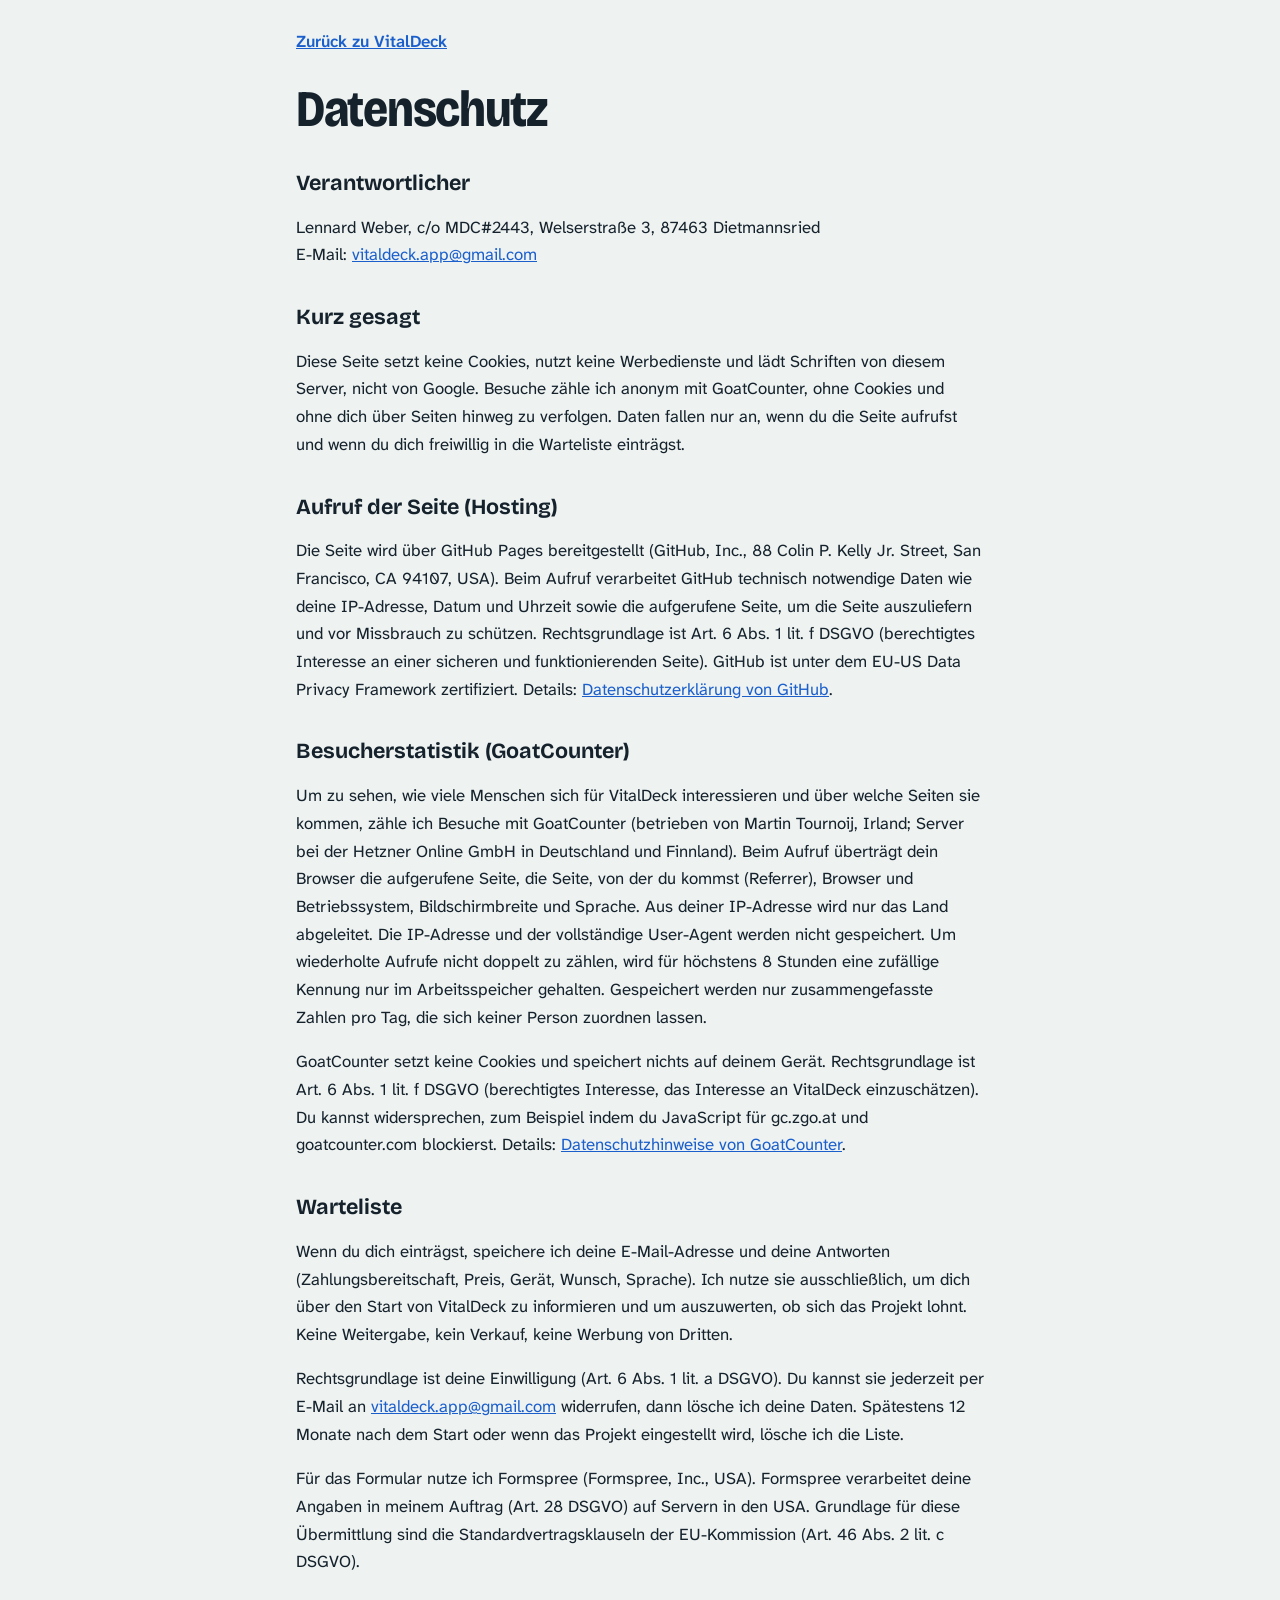
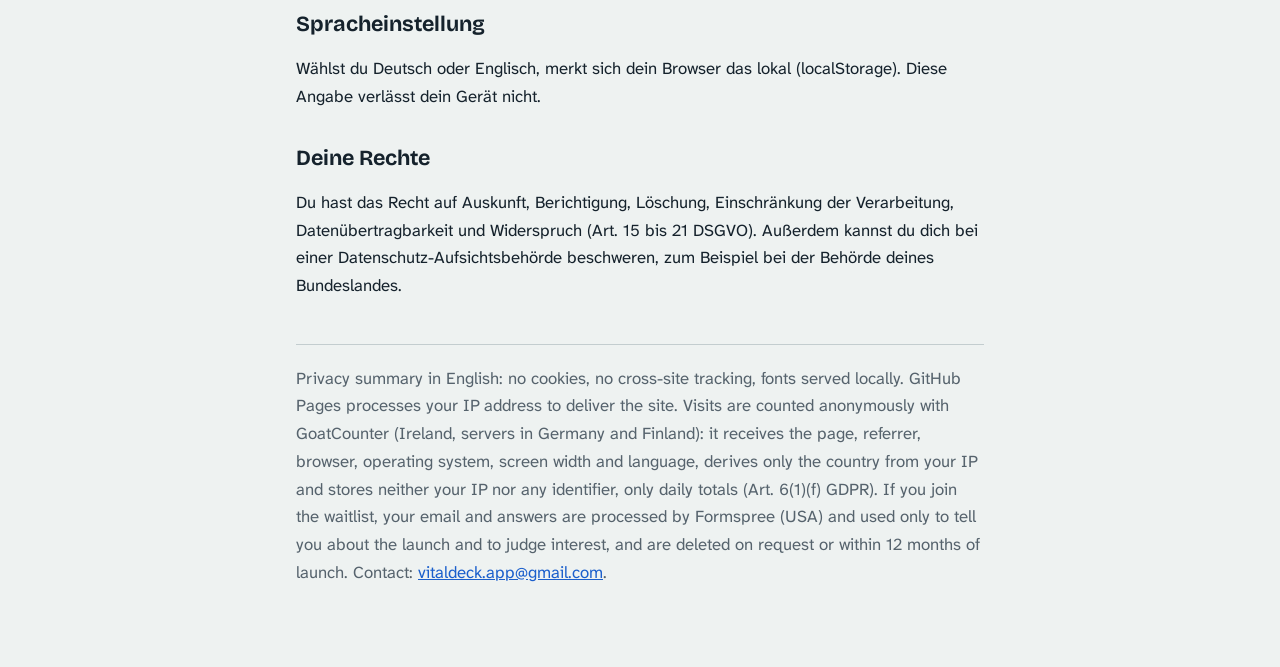
<file: datenschutz.html>
<!doctype html>
<html lang="de">
<head>
<meta charset="utf-8">
<meta name="viewport" content="width=device-width, initial-scale=1">
<title>Datenschutz – VitalDeck</title>
<meta name="robots" content="noindex">
<link href="fonts.css" rel="stylesheet">
<link href="legal.css" rel="stylesheet">
</head>
<body>
<main>
  <a class="back" href="index.html">Zurück zu VitalDeck</a>
  <h1>Datenschutz</h1>

  <h2>Verantwortlicher</h2>
  <p>Lennard Weber, c/o MDC#2443, Welserstraße 3, 87463 Dietmannsried<br>E-Mail: <a href="mailto:vitaldeck.app@gmail.com">vitaldeck.app@gmail.com</a></p>

  <h2>Kurz gesagt</h2>
  <p>Diese Seite setzt keine Cookies, nutzt keine Werbedienste und lädt Schriften von diesem Server, nicht von Google. Besuche zähle ich anonym mit GoatCounter, ohne Cookies und ohne dich über Seiten hinweg zu verfolgen. Daten fallen nur an, wenn du die Seite aufrufst und wenn du dich freiwillig in die Warteliste einträgst.</p>

  <h2>Aufruf der Seite (Hosting)</h2>
  <p>Die Seite wird über GitHub Pages bereitgestellt (GitHub, Inc., 88 Colin P. Kelly Jr. Street, San Francisco, CA 94107, USA). Beim Aufruf verarbeitet GitHub technisch notwendige Daten wie deine IP-Adresse, Datum und Uhrzeit sowie die aufgerufene Seite, um die Seite auszuliefern und vor Missbrauch zu schützen. Rechtsgrundlage ist Art. 6 Abs. 1 lit. f DSGVO (berechtigtes Interesse an einer sicheren und funktionierenden Seite). GitHub ist unter dem EU-US Data Privacy Framework zertifiziert. Details: <a href="https://docs.github.com/de/site-policy/privacy-policies/github-general-privacy-statement">Datenschutzerklärung von GitHub</a>.</p>

  <h2>Besucherstatistik (GoatCounter)</h2>
  <p>Um zu sehen, wie viele Menschen sich für VitalDeck interessieren und über welche Seiten sie kommen, zähle ich Besuche mit GoatCounter (betrieben von Martin Tournoij, Irland; Server bei der Hetzner Online GmbH in Deutschland und Finnland). Beim Aufruf überträgt dein Browser die aufgerufene Seite, die Seite, von der du kommst (Referrer), Browser und Betriebssystem, Bildschirmbreite und Sprache. Aus deiner IP-Adresse wird nur das Land abgeleitet. Die IP-Adresse und der vollständige User-Agent werden nicht gespeichert. Um wiederholte Aufrufe nicht doppelt zu zählen, wird für höchstens 8 Stunden eine zufällige Kennung nur im Arbeitsspeicher gehalten. Gespeichert werden nur zusammengefasste Zahlen pro Tag, die sich keiner Person zuordnen lassen.</p>
  <p>GoatCounter setzt keine Cookies und speichert nichts auf deinem Gerät. Rechtsgrundlage ist Art. 6 Abs. 1 lit. f DSGVO (berechtigtes Interesse, das Interesse an VitalDeck einzuschätzen). Du kannst widersprechen, zum Beispiel indem du JavaScript für gc.zgo.at und goatcounter.com blockierst. Details: <a href="https://www.goatcounter.com/help/privacy">Datenschutzhinweise von GoatCounter</a>.</p>

  <h2>Warteliste</h2>
  <p>Wenn du dich einträgst, speichere ich deine E-Mail-Adresse und deine Antworten (Zahlungsbereitschaft, Preis, Gerät, Wunsch, Sprache). Ich nutze sie ausschließlich, um dich über den Start von VitalDeck zu informieren und um auszuwerten, ob sich das Projekt lohnt. Keine Weitergabe, kein Verkauf, keine Werbung von Dritten.</p>
  <p>Rechtsgrundlage ist deine Einwilligung (Art. 6 Abs. 1 lit. a DSGVO). Du kannst sie jederzeit per E-Mail an <a href="mailto:vitaldeck.app@gmail.com">vitaldeck.app@gmail.com</a> widerrufen, dann lösche ich deine Daten. Spätestens 12 Monate nach dem Start oder wenn das Projekt eingestellt wird, lösche ich die Liste.</p>
  <p>Für das Formular nutze ich Formspree (Formspree, Inc., USA). Formspree verarbeitet deine Angaben in meinem Auftrag (Art. 28 DSGVO) auf Servern in den USA. Grundlage für diese Übermittlung sind die Standardvertragsklauseln der EU-Kommission (Art. 46 Abs. 2 lit. c DSGVO).</p>

  <h2>Spracheinstellung</h2>
  <p>Wählst du Deutsch oder Englisch, merkt sich dein Browser das lokal (localStorage). Diese Angabe verlässt dein Gerät nicht.</p>

  <h2>Deine Rechte</h2>
  <p>Du hast das Recht auf Auskunft, Berichtigung, Löschung, Einschränkung der Verarbeitung, Datenübertragbarkeit und Widerspruch (Art. 15 bis 21 DSGVO). Außerdem kannst du dich bei einer Datenschutz-Aufsichtsbehörde beschweren, zum Beispiel bei der Behörde deines Bundeslandes.</p>

  <p class="en" lang="en">Privacy summary in English: no cookies, no cross-site tracking, fonts served locally. GitHub Pages processes your IP address to deliver the site. Visits are counted anonymously with GoatCounter (Ireland, servers in Germany and Finland): it receives the page, referrer, browser, operating system, screen width and language, derives only the country from your IP and stores neither your IP nor any identifier, only daily totals (Art. 6(1)(f) GDPR). If you join the waitlist, your email and answers are processed by Formspree (USA) and used only to tell you about the launch and to judge interest, and are deleted on request or within 12 months of launch. Contact: <a href="mailto:vitaldeck.app@gmail.com">vitaldeck.app@gmail.com</a>.</p>
</main>
<script src="stats.js"></script>
</body>
</html>
</file>
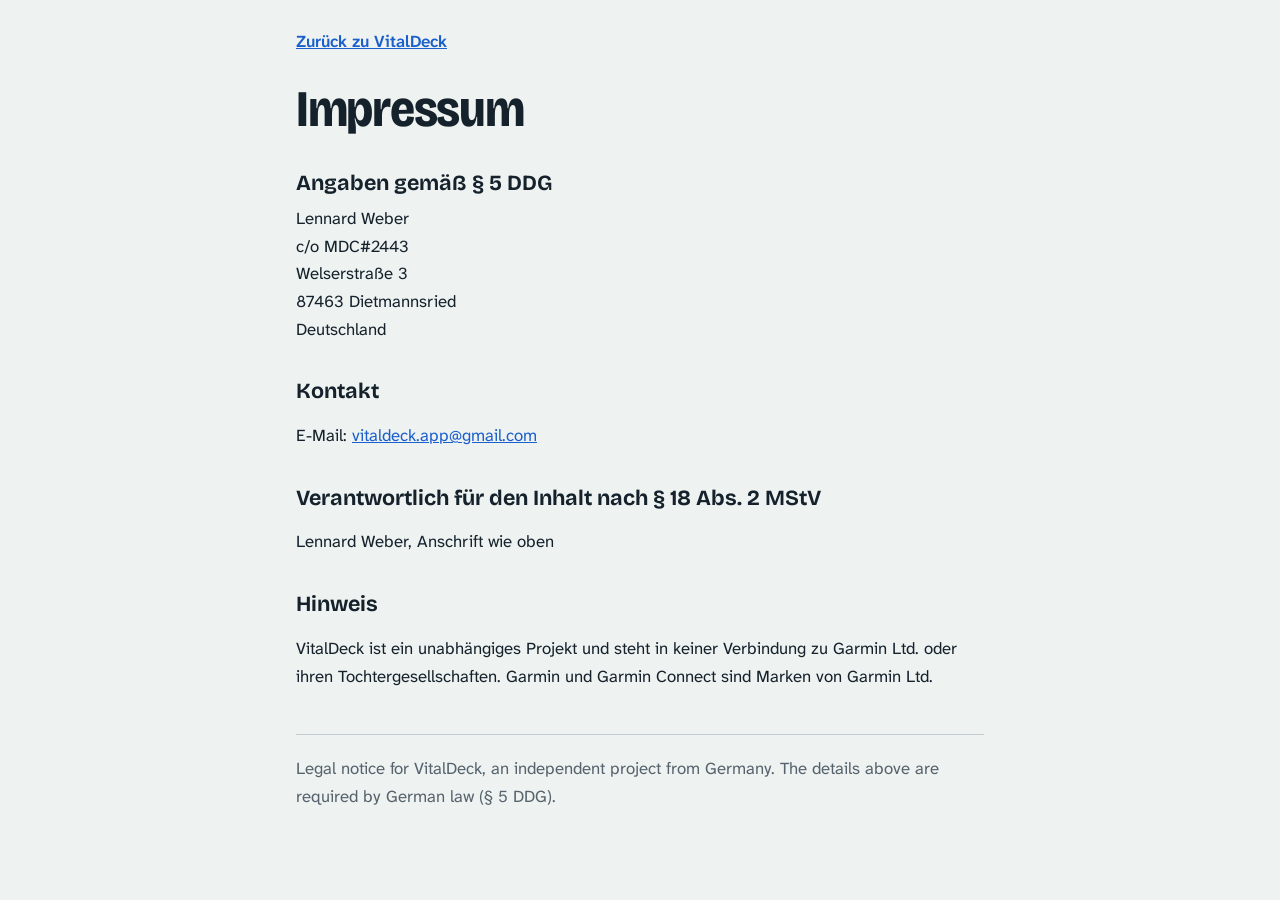
<file: impressum.html>
<!doctype html>
<html lang="de">
<head>
<meta charset="utf-8">
<meta name="viewport" content="width=device-width, initial-scale=1">
<title>Impressum – VitalDeck</title>
<meta name="robots" content="noindex">
<link href="fonts.css" rel="stylesheet">
<link href="legal.css" rel="stylesheet">
</head>
<body>
<main>
  <a class="back" href="index.html">Zurück zu VitalDeck</a>
  <h1>Impressum</h1>

  <h2>Angaben gemäß § 5 DDG</h2>
  <address>
    Lennard Weber<br>
    c/o MDC#2443<br>
    Welserstraße 3<br>
    87463 Dietmannsried<br>
    Deutschland
  </address>

  <h2>Kontakt</h2>
  <p>E-Mail: <a href="mailto:vitaldeck.app@gmail.com">vitaldeck.app@gmail.com</a></p>

  <h2>Verantwortlich für den Inhalt nach § 18 Abs. 2 MStV</h2>
  <p>Lennard Weber, Anschrift wie oben</p>

  <h2>Hinweis</h2>
  <p>VitalDeck ist ein unabhängiges Projekt und steht in keiner Verbindung zu Garmin Ltd. oder ihren Tochtergesellschaften. Garmin und Garmin Connect sind Marken von Garmin Ltd.</p>

  <p class="en" lang="en">Legal notice for VitalDeck, an independent project from Germany. The details above are required by German law (§ 5 DDG).</p>
</main>
<script src="stats.js"></script>
</body>
</html>
</file>
<file: fonts.css>
/* latin-ext */
@font-face {
  font-family: 'Atkinson Hyperlegible Next';
  font-style: italic;
  font-weight: 400;
  font-display: swap;
  src: url(fonts/AtkinsonHyperlegibleNext-italic-400-latin-ext.woff2) format('woff2');
  unicode-range: U+0100-02BA, U+02BD-02C5, U+02C7-02CC, U+02CE-02D7, U+02DD-02FF, U+0304, U+0308, U+0329, U+1D00-1DBF, U+1E00-1E9F, U+1EF2-1EFF, U+2020, U+20A0-20AB, U+20AD-20C4, U+2113, U+2C60-2C7F, U+A720-A7FF;
}
/* latin */
@font-face {
  font-family: 'Atkinson Hyperlegible Next';
  font-style: italic;
  font-weight: 400;
  font-display: swap;
  src: url(fonts/AtkinsonHyperlegibleNext-italic-400-latin.woff2) format('woff2');
  unicode-range: U+0000-00FF, U+0131, U+0152-0153, U+02BB-02BC, U+02C6, U+02DA, U+02DC, U+0304, U+0308, U+0329, U+2000-206F, U+20AC, U+2122, U+2191, U+2193, U+2212, U+2215, U+FEFF, U+FFFD;
}
/* latin-ext */
@font-face {
  font-family: 'Atkinson Hyperlegible Next';
  font-style: normal;
  font-weight: 400;
  font-display: swap;
  src: url(fonts/AtkinsonHyperlegibleNext-normal-400-latin-ext.woff2) format('woff2');
  unicode-range: U+0100-02BA, U+02BD-02C5, U+02C7-02CC, U+02CE-02D7, U+02DD-02FF, U+0304, U+0308, U+0329, U+1D00-1DBF, U+1E00-1E9F, U+1EF2-1EFF, U+2020, U+20A0-20AB, U+20AD-20C4, U+2113, U+2C60-2C7F, U+A720-A7FF;
}
/* latin */
@font-face {
  font-family: 'Atkinson Hyperlegible Next';
  font-style: normal;
  font-weight: 400;
  font-display: swap;
  src: url(fonts/AtkinsonHyperlegibleNext-normal-400-latin.woff2) format('woff2');
  unicode-range: U+0000-00FF, U+0131, U+0152-0153, U+02BB-02BC, U+02C6, U+02DA, U+02DC, U+0304, U+0308, U+0329, U+2000-206F, U+20AC, U+2122, U+2191, U+2193, U+2212, U+2215, U+FEFF, U+FFFD;
}
/* latin-ext */
@font-face {
  font-family: 'Atkinson Hyperlegible Next';
  font-style: normal;
  font-weight: 600;
  font-display: swap;
  src: url(fonts/AtkinsonHyperlegibleNext-normal-600-latin-ext.woff2) format('woff2');
  unicode-range: U+0100-02BA, U+02BD-02C5, U+02C7-02CC, U+02CE-02D7, U+02DD-02FF, U+0304, U+0308, U+0329, U+1D00-1DBF, U+1E00-1E9F, U+1EF2-1EFF, U+2020, U+20A0-20AB, U+20AD-20C4, U+2113, U+2C60-2C7F, U+A720-A7FF;
}
/* latin */
@font-face {
  font-family: 'Atkinson Hyperlegible Next';
  font-style: normal;
  font-weight: 600;
  font-display: swap;
  src: url(fonts/AtkinsonHyperlegibleNext-normal-600-latin.woff2) format('woff2');
  unicode-range: U+0000-00FF, U+0131, U+0152-0153, U+02BB-02BC, U+02C6, U+02DA, U+02DC, U+0304, U+0308, U+0329, U+2000-206F, U+20AC, U+2122, U+2191, U+2193, U+2212, U+2215, U+FEFF, U+FFFD;
}
/* latin-ext */
@font-face {
  font-family: 'Bricolage Grotesque';
  font-style: normal;
  font-weight: 400 800;
  font-stretch: 75% 100%;
  font-display: swap;
  src: url(fonts/BricolageGrotesque-normal-400-800-latin-ext.woff2) format('woff2');
  unicode-range: U+0100-02BA, U+02BD-02C5, U+02C7-02CC, U+02CE-02D7, U+02DD-02FF, U+0304, U+0308, U+0329, U+1D00-1DBF, U+1E00-1E9F, U+1EF2-1EFF, U+2020, U+20A0-20AB, U+20AD-20C4, U+2113, U+2C60-2C7F, U+A720-A7FF;
}
/* latin */
@font-face {
  font-family: 'Bricolage Grotesque';
  font-style: normal;
  font-weight: 400 800;
  font-stretch: 75% 100%;
  font-display: swap;
  src: url(fonts/BricolageGrotesque-normal-400-800-latin.woff2) format('woff2');
  unicode-range: U+0000-00FF, U+0131, U+0152-0153, U+02BB-02BC, U+02C6, U+02DA, U+02DC, U+0304, U+0308, U+0329, U+2000-206F, U+20AC, U+2122, U+2191, U+2193, U+2212, U+2215, U+FEFF, U+FFFD;
}
</file>
<file: legal.css>
:root{--paper:#EEF2F1;--ink:#15222C;--muted:#56636D;--line:#C3CDCF;--blue:#1B5FCC;--warn:#FFF2C7;--warn-ink:#5A4300}
@media (prefers-color-scheme:dark){:root:not([data-theme="light"]){--paper:#131B21;--ink:#E4EBED;--muted:#9AA8B1;--line:#33424B;--blue:#8DB8FF;--warn:#3A3112;--warn-ink:#F2DC92}}
:root[data-theme="dark"]{--paper:#131B21;--ink:#E4EBED;--muted:#9AA8B1;--line:#33424B;--blue:#8DB8FF;--warn:#3A3112;--warn-ink:#F2DC92}
*{box-sizing:border-box}
body{margin:0;background:var(--paper);color:var(--ink);font:1.05rem/1.65 "Atkinson Hyperlegible Next",system-ui,sans-serif}
main{max-width:720px;margin:0 auto;padding:28px 16px 64px}
a{color:var(--blue)}
:focus-visible{outline:3px solid var(--blue);outline-offset:3px}
.back{display:inline-block;margin-bottom:28px;font-weight:600}
h1{font:740 clamp(2.2rem,6vw,3.2rem)/1 "Bricolage Grotesque",sans-serif;letter-spacing:-.025em;font-variation-settings:"wdth" 88;margin:0 0 24px}
h2{font:680 1.35rem/1.2 "Bricolage Grotesque",sans-serif;margin:36px 0 8px}
.draft{background:var(--warn);color:var(--warn-ink);border-radius:12px;padding:12px 16px;margin-bottom:28px}
.ph{background:var(--warn);color:var(--warn-ink);padding:0 4px;border-radius:4px}
address{font-style:normal}
.en{color:var(--muted);border-top:1.5px solid var(--line);margin-top:44px;padding-top:20px}
</file>
